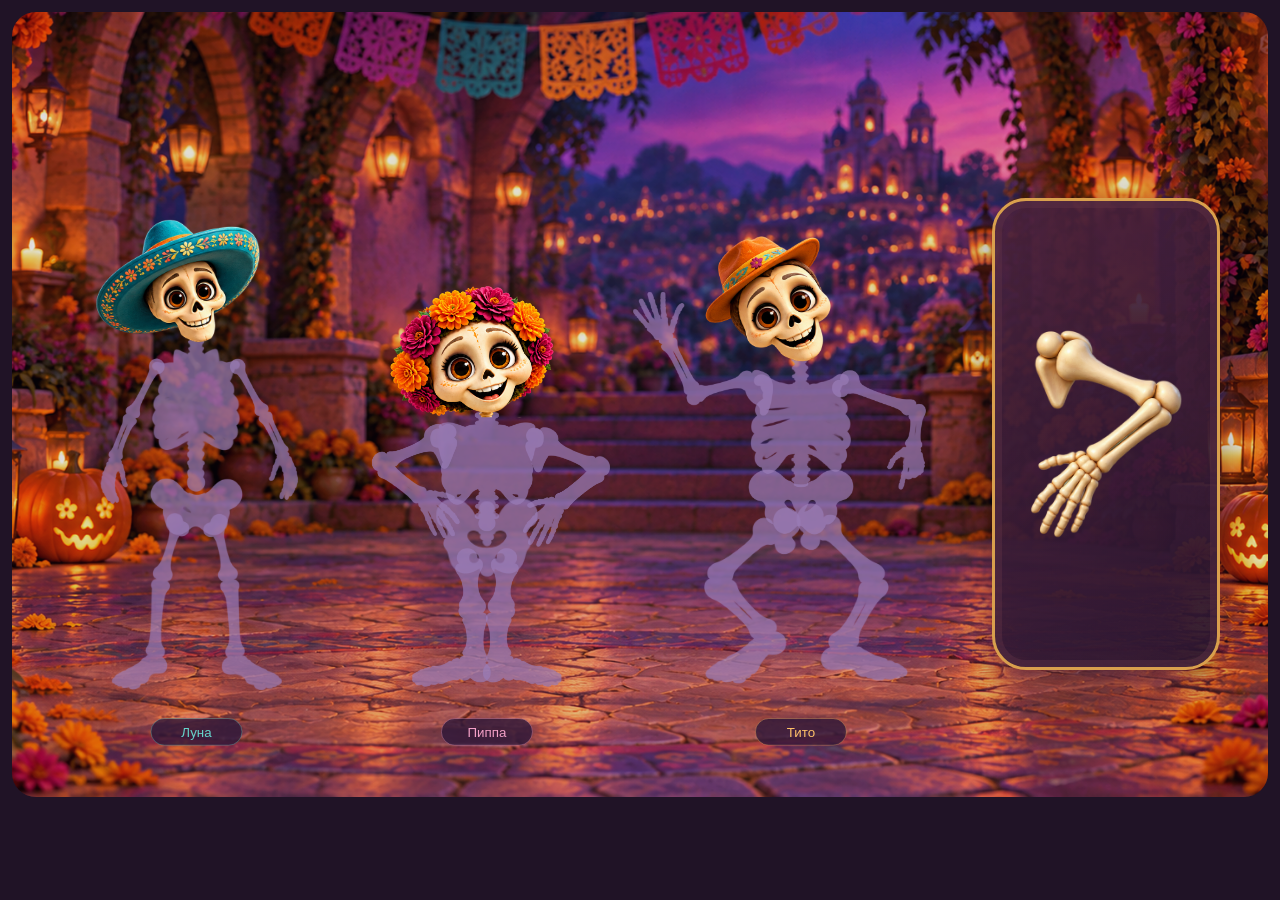
<file: index.html>
<!doctype html>
<html lang="ru"><head><meta charset="utf-8"><meta name="viewport" content="width=device-width,initial-scale=1"><meta name="theme-color" content="#2b1835"><title>Скелеты</title><style>
:root{font-family:ui-rounded,system-ui,sans-serif;color:#fff0d6;background:#201326;color-scheme:dark}*{box-sizing:border-box}body{margin:0;min-height:100vh}main{max-width:1660px;padding:12px;margin:auto}.game-shell{position:relative;border-radius:24px;overflow:hidden;background:#27162f}.stage{width:100%;aspect-ratio:1.6}#board{display:block;width:100%;height:100%}.tray{position:absolute;right:3.8%;top:23.7%;width:18.2%;height:60.1%;border-radius:34px;background:linear-gradient(140deg,#48213dea,#28152feb);border:3px solid #d9a04d;box-shadow:inset 0 0 0 7px #60344666,0 15px 35px #170d2a55;padding:24px 18px;display:flex;align-items:center;flex-direction:column;text-align:center}button{font:inherit;font-weight:650;color:#f9e6c5;background:#4b2c47;border:1px solid #b17d61;border-radius:13px;min-height:44px;cursor:pointer}button:focus-visible,[role=button]:focus-visible{outline:3px solid #ffcf79;outline-offset:4px}.tray #piece{padding:8px;min-height:0;flex:1;width:100%;background:transparent;border:1px solid transparent;border-radius:24px;touch-action:none;user-select:none;overflow:hidden}.tray #piece:hover:not(:disabled){background:#ffffff08;border-color:#d5a95b55}.tray #piece.selected{box-shadow:0 0 0 2px #edb861;background:#ffffff0a}.tray #piece.dragging svg{opacity:.2}#piece-art{width:100%;height:100%;display:block;pointer-events:none}.primary{color:#352039;background:linear-gradient(#ffdc94,#dfa053);border:1px solid #ffe8a5;width:100%;margin-top:12px;padding:12px;font-size:clamp(12px,1vw,16px)}#load-status{font-size:13px;color:#efd0ba}[hidden]{display:none!important}.sr-only{position:absolute;width:1px;height:1px;padding:0;margin:-1px;overflow:hidden;clip:rect(0,0,0,0);white-space:nowrap;border:0}.sprite{pointer-events:none}#board .target{cursor:pointer}#board .target:focus-visible .slot-shadow{filter:drop-shadow(0 0 6px #ffcc7e)}.installed,.head,.name-tag,.ground-shadow{pointer-events:none}.just-placed{animation:pop .25s ease-out}.dancing .actor{transform-origin:170px 620px;animation:bounce .7s ease-in-out infinite alternate}.dancing .arm-left,.dancing .leg-right{animation:swing .7s ease-in-out infinite alternate}.dancing .arm-right,.dancing .leg-left{animation:swing .7s ease-in-out infinite alternate-reverse}.dancing .character:nth-of-type(2) .actor{animation-delay:-.23s}.dancing .character:nth-of-type(3) .actor{animation-delay:-.46s}#ghost{position:fixed;pointer-events:none;z-index:50;filter:drop-shadow(0 8px 7px #180d2355)}#ghost-art{width:100%;height:100%;display:block}@keyframes pop{from{opacity:.35}to{opacity:1}}@keyframes swing{from{transform:rotate(-5deg)}to{transform:rotate(5deg)}}@keyframes bounce{from{transform:translateY(0) rotate(-1.4deg)}to{transform:translateY(-7px) rotate(1.4deg)}}@media(prefers-reduced-motion:reduce){*{animation:none!important;transition:none!important}}@media(max-width:1100px) and (min-width:761px){main{padding:8px}.tray{padding:14px 10px;border-radius:23px}}@media(max-width:760px){main{padding:6px}.game-shell{display:flex;flex-direction:column;border-radius:18px}.stage{aspect-ratio:1240/745}.tray{position:relative;inset:auto;width:auto;height:200px;min-height:200px;border-width:1px;border-radius:18px;margin:8px 12px 12px;padding:12px;flex-direction:row;gap:12px}.tray #piece{height:174px;max-width:180px;margin:auto}.tray .primary{width:auto;max-width:160px;font-size:14px;margin:0}}

</style></head>
<body><main><section class="game-shell" aria-label="Скелеты">
<div class="stage"><svg id="board" xmlns="http://www.w3.org/2000/svg" viewBox="0 0 1600 1000" aria-label="Три скелета: Луна, Пиппа и Тито"></svg></div>
<aside class="tray"><button id="piece" disabled aria-label="Выбрать деталь"><svg id="piece-art" xmlns="http://www.w3.org/2000/svg" viewBox="0 0 240 330" aria-hidden="true"></svg></button><p id="load-status" role="status">Загрузка…</p><button class="primary" id="start" hidden>Собрать ещё раз</button></aside>
<p id="message" class="sr-only" role="status" aria-live="polite"></p><span id="progress" class="sr-only"></span>
</section></main>
<div id="ghost" hidden><svg xmlns="http://www.w3.org/2000/svg" id="ghost-art" aria-hidden="true"></svg></div>
<script>
window.SKELETON_GAME_DATA = {
  "version": 2,
  "scene": [
    1600,
    1000
  ],
  "board": [
    1250,
    900
  ],
  "characterCanvas": [
    360,
    680
  ],
  "characters": [
    {
      "id": "luna",
      "name": "Луна",
      "origin": [
        65,
        248
      ],
      "accent": "#65d4cc",
      "headId": "luna-head"
    },
    {
      "id": "pippa",
      "name": "Пиппа",
      "origin": [
        435,
        248
      ],
      "accent": "#f3a0c7",
      "headId": "pippa-head"
    },
    {
      "id": "tito",
      "name": "Тито",
      "origin": [
        835,
        248
      ],
      "accent": "#ffc168",
      "headId": "tito-head"
    }
  ],
  "parts": [
    {
      "id": "luna-chest",
      "characterId": "luna",
      "type": "chest",
      "label": "Грудная клетка",
      "texture": "assets/atlases/luna.png",
      "textureKey": "luna",
      "textureSize": [
        1672,
        941
      ],
      "sourceRect": [
        556,
        37,
        213,
        378
      ],
      "bounds": [
        112.22,
        161.93,
        113.955,
        202.23
      ],
      "pivot": [
        170,
        163
      ],
      "sourceAnchor": [
        664,
        39
      ],
      "scale": 0.535,
      "hitMask": [
        "000000000111111000000000",
        "000000000111111000000000",
        "000000000111111000000000",
        "000000111111111111100000",
        "000001111111111111100000",
        "000001111111111111100010",
        "111111111111111111111111",
        "111111111111111111111111",
        "111111111111111111111110",
        "001111111111111111111100",
        "001111111111111111111100",
        "001111111111111111111110",
        "011111111111111111111110",
        "011111111111111111111110",
        "111111111111111111111111",
        "111111111111111111111111",
        "111111111111111111111111",
        "111111111111111111111111",
        "111111111111111111111111",
        "111111111111111111111111",
        "111111111111111111111111",
        "111111111111111111111111",
        "111111111111111111111111",
        "111111111111111111111111",
        "001111111111111111111110",
        "001111111111111111111100",
        "001111000111111000111100",
        "000000000111111000000000",
        "000000000111111000000000",
        "000000000111111000000000",
        "000000000111111000000000",
        "000000000111111000000000",
        "000000000111111000000000",
        "000000000111111000000000",
        "000000000111111000000000",
        "000000000011110000000000"
      ]
    },
    {
      "id": "luna-pelvis",
      "characterId": "luna",
      "type": "pelvis",
      "label": "Таз",
      "texture": "assets/atlases/luna.png",
      "textureKey": "luna",
      "textureSize": [
        1672,
        941
      ],
      "sourceRect": [
        939,
        174,
        252,
        157
      ],
      "bounds": [
        110.78,
        345.57,
        118.44,
        73.79
      ],
      "pivot": [
        170,
        378
      ],
      "sourceAnchor": [
        1065,
        243
      ],
      "scale": 0.47,
      "hitMask": [
        "001111000000000000111100",
        "001111100000000001111100",
        "011111110000000001111110",
        "011111110000000011111110",
        "111111110000000011111111",
        "111111111000000111111111",
        "111111111000000111111111",
        "111111111000000111111111",
        "111111111100001111111111",
        "111111111111011111111111",
        "111111111111111111111111",
        "111111111111111111111111",
        "111111111111111111111111",
        "111111111111111111111111",
        "111111111111111111111111",
        "111111111111111111111111",
        "011111111111111111111110",
        "011111111111111111111110",
        "001111111111111111111100",
        "001111111111111111111100",
        "000111111111111111111000",
        "000111111111111111111000",
        "000111111111111111111000",
        "000111111111111111111000",
        "000111111111111111111000",
        "000111111111111111111000",
        "000111111111111111111000",
        "000111111111111111110000",
        "000111111111111111110000",
        "000011111111111111110000",
        "000011111111111111110000",
        "000011111110111111110000",
        "000011111110011111110000",
        "000011111100011111100000",
        "000001111100001111100000",
        "000000111000000111000000"
      ]
    },
    {
      "id": "luna-arm-left",
      "characterId": "luna",
      "type": "arm-left",
      "label": "Рука слева",
      "texture": "assets/atlases/luna.png",
      "textureKey": "luna",
      "textureSize": [
        1672,
        941
      ],
      "sourceRect": [
        132,
        454,
        203,
        456
      ],
      "bounds": [
        47.07,
        192.52,
        83.23,
        186.96
      ],
      "pivot": [
        118,
        204
      ],
      "sourceAnchor": [
        305,
        482
      ],
      "scale": 0.41,
      "hitMask": [
        "000000000000000000111111",
        "000000000000000001111111",
        "000000000000000001111111",
        "000000000000000001111111",
        "000000000000000011111100",
        "000000000000000011110000",
        "000000000000000111110000",
        "000000000000001111100000",
        "000000000000011111000000",
        "000000000000011110000000",
        "000000000000111110000000",
        "000000000011111100000000",
        "000000000111111000000000",
        "000000001111111000000000",
        "000000001111111000000000",
        "000000001111110000000000",
        "000000011111110000000000",
        "000000111111000000000000",
        "000000111111000000000000",
        "000001111110000000000000",
        "000001111100000000000000",
        "000011111100000000000000",
        "000111111000000000000000",
        "000111111000000000000000",
        "000111111000000000000000",
        "001111111000000000000000",
        "011111111000000000000000",
        "011111111100000000000000",
        "111111111100000000000000",
        "111111111100000000000000",
        "111111011110000000000000",
        "111111001110000000000000",
        "111111000000000000000000",
        "011111100000000000000000",
        "001111100000000000000000",
        "001111100000000000000000"
      ]
    },
    {
      "id": "luna-arm-right",
      "characterId": "luna",
      "type": "arm-right",
      "label": "Рука справа",
      "texture": "assets/atlases/luna.png",
      "textureKey": "luna",
      "textureSize": [
        1672,
        941
      ],
      "sourceRect": [
        554,
        457,
        215,
        442
      ],
      "bounds": [
        211.93,
        192.93,
        88.15,
        181.22
      ],
      "pivot": [
        223,
        204
      ],
      "sourceAnchor": [
        581,
        484
      ],
      "scale": 0.41,
      "hitMask": [
        "111111000000000000000000",
        "111111000000000000000000",
        "111111000000000000000000",
        "111111000000000000000000",
        "001111100000000000000000",
        "000111110000000000000000",
        "000011110000000000000000",
        "000001111000000000000000",
        "000000111100000000000000",
        "000000111110000000000000",
        "000000011111000000000000",
        "000000001111110000000000",
        "000000001111110000000000",
        "000000001111111000000000",
        "000000001111111100000000",
        "000000000011111100000000",
        "000000000011111100000000",
        "000000000001111110000000",
        "000000000000111111000000",
        "000000000000011111000000",
        "000000000000001111100000",
        "000000000000001111110000",
        "000000000000000111111000",
        "000000000000000111111000",
        "000000000000000111111100",
        "000000000000000111111100",
        "000000000000000111111110",
        "000000000000001111111111",
        "000000000000001110111111",
        "000000000000001110111111",
        "000000000000011100111111",
        "000000000000001000111111",
        "000000000000000000111111",
        "000000000000000001111110",
        "000000000000000001111110",
        "000000000000000001111100"
      ]
    },
    {
      "id": "luna-leg-left",
      "characterId": "luna",
      "type": "leg-left",
      "label": "Нога слева",
      "texture": "assets/atlases/luna.png",
      "textureKey": "luna",
      "textureSize": [
        1672,
        941
      ],
      "sourceRect": [
        889,
        448,
        205,
        462
      ],
      "bounds": [
        61.21,
        389.3,
        100.45,
        226.38
      ],
      "pivot": [
        145,
        404
      ],
      "sourceAnchor": [
        1060,
        478
      ],
      "scale": 0.49,
      "hitMask": [
        "000000000000000001111100",
        "000000000000000011111110",
        "000000000000000011111111",
        "000000000000000001111111",
        "000000000000000001111111",
        "000000000000000001111000",
        "000000000000000011110000",
        "000000000000000011110000",
        "000000000000000111100000",
        "000000000000001111100000",
        "000000000000011111100000",
        "000000000000111111100000",
        "000000000000111111100000",
        "000000000000111111100000",
        "000000000000111111000000",
        "000000000000111111000000",
        "000000000000111111000000",
        "000000000000111110000000",
        "000000000000111110000000",
        "000000000000111100000000",
        "000000000000111100000000",
        "000000000000111100000000",
        "000000000000111100000000",
        "000000000001111100000000",
        "000000000001111100000000",
        "000000000001111100000000",
        "000000000001111100000000",
        "000000000011111110000000",
        "000000000011111110000000",
        "000000000111111110000000",
        "000000011111111111000000",
        "000011111111111111000000",
        "011111111111111110000000",
        "111111111111100000000000",
        "111111111111000000000000",
        "011111111000000000000000"
      ]
    },
    {
      "id": "luna-leg-right",
      "characterId": "luna",
      "type": "leg-right",
      "label": "Нога справа",
      "texture": "assets/atlases/luna.png",
      "textureKey": "luna",
      "textureSize": [
        1672,
        941
      ],
      "sourceRect": [
        1400,
        447,
        208,
        462
      ],
      "bounds": [
        177.85,
        390.28,
        101.92,
        226.38
      ],
      "pivot": [
        195,
        404
      ],
      "sourceAnchor": [
        1435,
        475
      ],
      "scale": 0.49,
      "hitMask": [
        "001111110000000000000000",
        "011111110000000000000000",
        "111111110000000000000000",
        "111111110000000000000000",
        "111111100000000000000000",
        "000111100000000000000000",
        "000011110000000000000000",
        "000011110000000000000000",
        "000011110000000000000000",
        "000001111000000000000000",
        "000001111100000000000000",
        "000011111110000000000000",
        "000011111110000000000000",
        "000011111110000000000000",
        "000001111110000000000000",
        "000001111110000000000000",
        "000000111110000000000000",
        "000000111110000000000000",
        "000000011110000000000000",
        "000000011110000000000000",
        "000000011110000000000000",
        "000000011110000000000000",
        "000000011111000000000000",
        "000000011111000000000000",
        "000000011111000000000000",
        "000000011111000000000000",
        "000000011111100000000000",
        "000000111111100000000000",
        "000000111111100000000000",
        "000000111111111000000000",
        "000001111111111110000000",
        "000001111111111111110000",
        "000001111111111111111110",
        "000000000001111111111111",
        "000000000000111111111111",
        "000000000000000111111110"
      ]
    },
    {
      "id": "tito-chest",
      "characterId": "tito",
      "type": "chest",
      "label": "Грудная клетка",
      "texture": "assets/atlases/tito.png",
      "textureKey": "tito",
      "textureSize": [
        1672,
        941
      ],
      "sourceRect": [
        510,
        35,
        294,
        393
      ],
      "bounds": [
        105.32,
        185.12,
        129.36,
        172.92
      ],
      "pivot": [
        170,
        186
      ],
      "sourceAnchor": [
        657,
        37
      ],
      "scale": 0.44,
      "hitMask": [
        "000000000011110000000000",
        "000000000111110000000000",
        "000000000111110000000000",
        "000000000111110000000000",
        "000000000111110000000000",
        "001100000011110000001110",
        "111110000111110000011111",
        "111111110011110011111111",
        "111111111111111111111111",
        "001111111111111111111100",
        "001111111111111111111100",
        "001111111111111111111100",
        "001111111111111111111110",
        "011111111111111111111110",
        "011111111111111111111111",
        "011111111111111111111111",
        "011111111111111111111111",
        "111111111111111111111111",
        "111111111111111111111111",
        "111111111111111111111111",
        "111111111111111111111111",
        "111111111111111111111111",
        "111111111111111111111111",
        "111111111111111111111111",
        "111111111111111111111111",
        "111111111111111111111111",
        "111111111111111111111110",
        "011111111111111111111110",
        "011111111111111111111110",
        "011111110111110011111110",
        "011111110111111001111100",
        "001111100111111000111100",
        "000111000011110000000000",
        "000000000111111000000000",
        "000000000111111000000000",
        "000000000011110000000000"
      ]
    },
    {
      "id": "tito-pelvis",
      "characterId": "tito",
      "type": "pelvis",
      "label": "Таз",
      "texture": "assets/atlases/tito.png",
      "textureKey": "tito",
      "textureSize": [
        1672,
        941
      ],
      "sourceRect": [
        923,
        163,
        338,
        210
      ],
      "bounds": [
        102.4,
        334.2,
        135.2,
        84.0
      ],
      "pivot": [
        170,
        377
      ],
      "sourceAnchor": [
        1092,
        270
      ],
      "scale": 0.4,
      "hitMask": [
        "001111100000000000111100",
        "001111100000000001111110",
        "011111110000000011111110",
        "011111110000000011111111",
        "111111111000000111111111",
        "111111111100001111111111",
        "111111111100011111111111",
        "111111111110011111111111",
        "111111111111111111111111",
        "111111111111111111111111",
        "111111111111111111111111",
        "111111111111111111111111",
        "111111111111111111111111",
        "111111111111111111111111",
        "111111111111111111111111",
        "111111111111111111111110",
        "011111111111111111111110",
        "001111111111111111111100",
        "000111111111110111111000",
        "000111111011111111111000",
        "000111111111111111111000",
        "000111111111111111111000",
        "000111111111111111111000",
        "000111111111111111111000",
        "000111111111111111111000",
        "000111111111111111111000",
        "000111111111111111110000",
        "000011111111111111110000",
        "000011111111111111110000",
        "000011111111111111110000",
        "000001111111111111100000",
        "000001111111111111000000",
        "000000111110111111000000",
        "000000111110111111000000",
        "000000111100011110000000",
        "000000011100001110000000"
      ]
    },
    {
      "id": "tito-arm-left",
      "characterId": "tito",
      "type": "arm-left",
      "label": "Рука слева",
      "texture": "assets/atlases/tito.png",
      "textureKey": "tito",
      "textureSize": [
        1672,
        941
      ],
      "sourceRect": [
        31,
        468,
        449,
        398
      ],
      "bounds": [
        -44.6,
        107.8,
        179.6,
        159.2
      ],
      "pivot": [
        109,
        227
      ],
      "sourceAnchor": [
        415,
        766
      ],
      "scale": 0.4,
      "hitMask": [
        "001111000000000000000000",
        "001111000000000000000000",
        "011111000000000000000000",
        "011111011000000000000000",
        "011111011000000000000000",
        "111111011000000000000000",
        "111111111000000000000000",
        "111111110000000000000000",
        "011111110000000000000000",
        "011111110000000000000000",
        "001111110000000000000000",
        "001111110000000000000000",
        "001111110000000000000000",
        "000111110000000000000000",
        "000011110000000000000000",
        "000011110000000000000000",
        "000011110000000000000000",
        "000001111000000000000000",
        "000001111000000000000000",
        "000000111000000000000000",
        "000000111100000000000000",
        "000000111100000000000000",
        "000000011100000000111100",
        "000000011110000000111111",
        "000000011110000001111111",
        "000000001110000111111111",
        "000000001111011111111111",
        "000000001111111111111111",
        "000000001111111111111111",
        "000000001111111000011111",
        "000000000111110000011111",
        "000000000111100000011111",
        "000000000111000000001111",
        "000000000000000000000111",
        "000000000000000000000111",
        "000000000000000000000111"
      ]
    },
    {
      "id": "tito-arm-right",
      "characterId": "tito",
      "type": "arm-right",
      "label": "Рука справа",
      "texture": "assets/atlases/tito.png",
      "textureKey": "tito",
      "textureSize": [
        1672,
        941
      ],
      "sourceRect": [
        493,
        501,
        319,
        404
      ],
      "bounds": [
        208.82,
        207.62,
        121.22,
        153.52
      ],
      "pivot": [
        232,
        227
      ],
      "sourceAnchor": [
        554,
        552
      ],
      "scale": 0.38,
      "hitMask": [
        "001111100000000000000000",
        "001111100000000000000000",
        "001111110000000000000000",
        "111111110000000000000000",
        "111111111000000000000000",
        "111111111110000000000000",
        "111111111111100000000000",
        "111111111111111100000000",
        "011100011111111111111000",
        "000000000011111111111100",
        "000000000000111111111111",
        "000000000000000111111111",
        "000000000000000001111111",
        "000000000000000001111111",
        "000000000000000000011111",
        "000000000000000000011111",
        "000000000000000000011110",
        "000000000000000000011110",
        "000000000000000000011110",
        "000000000000000000011110",
        "000000000000000000111110",
        "000000000000000000111110",
        "000000000000000000111110",
        "000000000000000001111110",
        "000000000000000011111111",
        "000000000000000111111111",
        "000000000000001111111111",
        "000000000000001110111111",
        "000000000000001100111111",
        "000000000000001101111111",
        "000000000000000001111111",
        "000000000000000001111110",
        "000000000000000001111100",
        "000000000000000001100000",
        "000000000000000011100000",
        "000000000000000011100000"
      ]
    },
    {
      "id": "tito-leg-left",
      "characterId": "tito",
      "type": "leg-left",
      "label": "Нога слева",
      "texture": "assets/atlases/tito.png",
      "textureKey": "tito",
      "textureSize": [
        1672,
        941
      ],
      "sourceRect": [
        945,
        474,
        235,
        426
      ],
      "bounds": [
        46.01,
        382.33,
        124.55,
        225.78
      ],
      "pivot": [
        143,
        403
      ],
      "sourceAnchor": [
        1128,
        513
      ],
      "scale": 0.53,
      "hitMask": [
        "000000000000000001111110",
        "000000000000000001111111",
        "000000000000111111111111",
        "000000000000111111111111",
        "000000000000111111111111",
        "000000000001111111111111",
        "000000000011111111111110",
        "000000000111111111111110",
        "000000011111111001111110",
        "000000111111110000111100",
        "000111111111000000000000",
        "011111111110000000000000",
        "011111111000000000000000",
        "111111110000000000000000",
        "111111110000000000000000",
        "111111111000000000000000",
        "111111111000000000000000",
        "111111111100000000000000",
        "111111111110000000000000",
        "001111111111000000000000",
        "000011111111100000000000",
        "000000111111111000000000",
        "000000011111111110000000",
        "000000000111111111000000",
        "000000000011111111000000",
        "000000000001111111110000",
        "000000000001111111111000",
        "000000000011111111111000",
        "000000001111111111111000",
        "000000111111111111110000",
        "000011111111111111000000",
        "001111111111111000000000",
        "011111111111110000000000",
        "111111111111110000000000",
        "111111111111000000000000",
        "001111111110000000000000"
      ]
    },
    {
      "id": "tito-leg-right",
      "characterId": "tito",
      "type": "leg-right",
      "label": "Нога справа",
      "texture": "assets/atlases/tito.png",
      "textureKey": "tito",
      "textureSize": [
        1672,
        941
      ],
      "sourceRect": [
        1341,
        474,
        270,
        429
      ],
      "bounds": [
        163.73,
        377.03,
        143.1,
        227.37
      ],
      "pivot": [
        195,
        403
      ],
      "sourceAnchor": [
        1400,
        523
      ],
      "scale": 0.53,
      "hitMask": [
        "011111000000000000000000",
        "111111000000000000000000",
        "111111111000000000000000",
        "111111111100000000000000",
        "111111111100000000000000",
        "111111111100000000000000",
        "011111111110000000000000",
        "111111111111000000000000",
        "111111011111100000000000",
        "011110001111110000000000",
        "000000000111111100000000",
        "000000000011111110000000",
        "000000000001111111100000",
        "000000000000111111100000",
        "000000000000011111110000",
        "000000000000011111110000",
        "000000000000011111110000",
        "000000000000011111110000",
        "000000000000011111110000",
        "000000000000111111100000",
        "000000000000111111000000",
        "000000000001111110000000",
        "000000000001111110000000",
        "000000000011111100000000",
        "000000000111111000000000",
        "000000001111111000000000",
        "000000011111110000000000",
        "000000111111110000000000",
        "000000111111110000000000",
        "000001111111111100000000",
        "000001111111111111000000",
        "000001111111111111111000",
        "000001111111111111111110",
        "000001111111111111111111",
        "000000000000111111111111",
        "000000000000011111111111"
      ]
    },
    {
      "id": "pippa-chest",
      "characterId": "pippa",
      "type": "chest",
      "label": "Грудная клетка",
      "texture": "assets/atlases/pippa-body.png",
      "textureKey": "pippa-body",
      "textureSize": [
        1536,
        1024
      ],
      "sourceRect": [
        42,
        5,
        429,
        488
      ],
      "bounds": [
        97.24,
        248.16,
        145.86,
        165.92
      ],
      "pivot": [
        170,
        257
      ],
      "sourceAnchor": [
        256,
        31
      ],
      "scale": 0.34,
      "hitMask": [
        "000000000011110000000000",
        "000000000011110000000000",
        "000000000011110000000000",
        "000000000111111000000000",
        "000000000111111000000000",
        "001111000111111000111100",
        "011111111111111111111110",
        "111111111111111111111111",
        "111111111111111111111111",
        "111111111111111111111111",
        "111111111111111111111111",
        "111111111111111111111111",
        "111111111111111111111111",
        "011111111111111111111110",
        "001111111111111111111100",
        "001111111111111111111100",
        "001111111111111111111100",
        "001111111111111111111100",
        "001111111111111111111100",
        "001111111111111111111100",
        "001111111111111111111100",
        "001111111111111111111100",
        "001111111111111111111100",
        "001111111111111111111100",
        "000111111111111111111000",
        "000111111111111111111000",
        "000111111111111111111000",
        "000111110111111011110000",
        "000011100111111001110000",
        "000000000111111000000000",
        "000000000111111000000000",
        "000000000111111000000000",
        "000000000111111000000000",
        "000000000011110000000000",
        "000000000011110000000000",
        "000000000011110000000000"
      ]
    },
    {
      "id": "pippa-pelvis",
      "characterId": "pippa",
      "type": "pelvis",
      "label": "Таз",
      "texture": "assets/atlases/pippa-body.png",
      "textureKey": "pippa-body",
      "textureSize": [
        1536,
        1024
      ],
      "sourceRect": [
        558,
        114,
        434,
        335
      ],
      "bounds": [
        104.9,
        371.2,
        130.2,
        100.5
      ],
      "pivot": [
        170,
        430
      ],
      "sourceAnchor": [
        775,
        310
      ],
      "scale": 0.3,
      "hitMask": [
        "001111000000000000111100",
        "011111100011100001111110",
        "111111110011110011111111",
        "111111111011110111111111",
        "111111111011110111111111",
        "111111111011110111111111",
        "111111111111111111111111",
        "111111111111111111111111",
        "111111111111111111111111",
        "111111111111111111111111",
        "111111111111111111111111",
        "111111111111111111111111",
        "111111111111111111111111",
        "011111111111111111111110",
        "001111111111111111111100",
        "001111111111111111111100",
        "001111110011110011111100",
        "001111110011110011111100",
        "011111110011110011111110",
        "011111111011110111111110",
        "011111111011110111111110",
        "011111111101101111111110",
        "011111111111111111111110",
        "001111111111111111111100",
        "001111111111111111111100",
        "001111111111111111111100",
        "001111111111111111111100",
        "000111110011110011111000",
        "000111111111111111111000",
        "000111111111111111111000",
        "000111111111111111111000",
        "000111111111111111111000",
        "000011111111111111110000",
        "000011111111111111110000",
        "000001111011110111100000",
        "000000000011110000000000"
      ]
    },
    {
      "id": "pippa-arm-left",
      "characterId": "pippa",
      "type": "arm-left",
      "label": "Рука слева",
      "texture": "assets/atlases/pippa-body.png",
      "textureKey": "pippa-body",
      "textureSize": [
        1536,
        1024
      ],
      "sourceRect": [
        1130,
        21,
        354,
        459
      ],
      "bounds": [
        22.6,
        276.08,
        113.28,
        146.88
      ],
      "pivot": [
        109,
        294
      ],
      "sourceAnchor": [
        1400,
        77
      ],
      "scale": 0.32,
      "hitMask": [
        "000000000000000111111110",
        "000000000000001111111110",
        "000000000000001111111110",
        "000000000000001111111110",
        "000000000000011111111110",
        "000000000000111111111111",
        "000000000011111111111111",
        "000000001111111111111111",
        "001111111111111111111110",
        "111111111111111011111110",
        "111111111111000001111110",
        "111111111100000001111100",
        "111111110000000000111100",
        "111111110000000000111100",
        "111111110000000000011000",
        "011111111000000000000000",
        "011111111100000000000000",
        "001111111111000000000000",
        "000011111111100000000000",
        "000001111111111000000000",
        "000000111111111111000000",
        "000000011111111111111100",
        "000000000111111111111110",
        "000000000011111111111110",
        "000000000011111111110000",
        "000000000000111111111000",
        "000000000000111111111100",
        "000000000000011111111110",
        "000000000000011111111111",
        "000000000000001111111111",
        "000000000000001111111111",
        "000000000000001111111111",
        "000000000000000111111110",
        "000000000000000111111110",
        "000000000000000011111110",
        "000000000000000001011110"
      ]
    },
    {
      "id": "pippa-arm-right",
      "characterId": "pippa",
      "type": "arm-right",
      "label": "Рука справа",
      "texture": "assets/atlases/pippa-body.png",
      "textureKey": "pippa-body",
      "textureSize": [
        1536,
        1024
      ],
      "sourceRect": [
        58,
        523,
        350,
        480
      ],
      "bounds": [
        215.36,
        280.24,
        112.0,
        153.6
      ],
      "pivot": [
        232,
        294
      ],
      "sourceAnchor": [
        110,
        566
      ],
      "scale": 0.32,
      "hitMask": [
        "011111111000000000000000",
        "011111111100000000000000",
        "111111111100000000000000",
        "111111111100000000000000",
        "111111111110000000000000",
        "111111111111000000000000",
        "111111111111110000000000",
        "111111111111111100000000",
        "011111111111111111111110",
        "011111100011111111111111",
        "001111100000111111111111",
        "001111000000001111111111",
        "001111000000000011111111",
        "000111000000000011111111",
        "000000000000000111111111",
        "000000000000001111111110",
        "000000000000011111111110",
        "000000000000111111111000",
        "000000000001111111100000",
        "000000000111111111000000",
        "000000011111111110000000",
        "000111111111111100000000",
        "011111111111111000000000",
        "011111111111110000000000",
        "011011111111100000000000",
        "000111111111000000000000",
        "001111111110000000000000",
        "011111111110000000000000",
        "011111111110000000000000",
        "111111111100000000000000",
        "111111111100000000000000",
        "111111111100000000000000",
        "011111111000000000000000",
        "011111111000000000000000",
        "011111110000000000000000",
        "011111110000000000000000"
      ]
    },
    {
      "id": "pippa-leg-left",
      "characterId": "pippa",
      "type": "leg-left",
      "label": "Нога слева",
      "texture": "assets/atlases/pippa-body.png",
      "textureKey": "pippa-body",
      "textureSize": [
        1536,
        1024
      ],
      "sourceRect": [
        593,
        497,
        282,
        494
      ],
      "bounds": [
        74.08,
        434.32,
        101.52,
        177.84
      ],
      "pivot": [
        145,
        448
      ],
      "sourceAnchor": [
        790,
        535
      ],
      "scale": 0.36,
      "hitMask": [
        "000000000000001111110000",
        "000000000000011111110000",
        "000000000000011111111000",
        "000000000000011111111100",
        "000000000000011111111100",
        "000000000000011111111100",
        "000000000000011111111000",
        "000000000000011111111000",
        "000000000000001111111000",
        "000000000000000111110000",
        "000000000000000111111000",
        "000000000000000111111000",
        "000000000000000111111100",
        "000000000000001111111110",
        "000000000000001111111110",
        "000000000000001111111110",
        "000000000000001111111110",
        "000000000000001111111110",
        "000000000000000111111110",
        "000000000000000111111110",
        "000000000000000111111110",
        "000000000000000011111110",
        "000000000000000011111100",
        "000000000000000011111100",
        "000000000000000011111100",
        "000000000000000111111100",
        "000000000000000111111110",
        "000000000000000111111110",
        "000000000000111111111110",
        "000000000111111111111110",
        "000011111111111111111111",
        "011111111111111111111111",
        "111111111111111111111111",
        "111111111111111111111111",
        "111111111111111111111110",
        "011111111100000000000000"
      ]
    },
    {
      "id": "pippa-leg-right",
      "characterId": "pippa",
      "type": "leg-right",
      "label": "Нога справа",
      "texture": "assets/atlases/pippa-body.png",
      "textureKey": "pippa-body",
      "textureSize": [
        1536,
        1024
      ],
      "sourceRect": [
        1158,
        497,
        283,
        494
      ],
      "bounds": [
        164.04,
        434.32,
        101.88,
        177.84
      ],
      "pivot": [
        195,
        448
      ],
      "sourceAnchor": [
        1244,
        535
      ],
      "scale": 0.36,
      "hitMask": [
        "000001111100000000000000",
        "000011111110000000000000",
        "000111111110000000000000",
        "001111111110000000000000",
        "001111111110000000000000",
        "001111111110000000000000",
        "000111111110000000000000",
        "000111111110000000000000",
        "000111111100000000000000",
        "000111111000000000000000",
        "000111111000000000000000",
        "000111111000000000000000",
        "001111111000000000000000",
        "011111111100000000000000",
        "011111111100000000000000",
        "011111111100000000000000",
        "011111111100000000000000",
        "011111111100000000000000",
        "011111111000000000000000",
        "011111111000000000000000",
        "011111111000000000000000",
        "011111110000000000000000",
        "001111110000000000000000",
        "001111110000000000000000",
        "001111110000000000000000",
        "001111111000000000000000",
        "011111111000000000000000",
        "011111111000000000000000",
        "011111111111000000000000",
        "011111111111111000000000",
        "111111111111111111110000",
        "111111111111111111111110",
        "111111111111111111111111",
        "111111111111111111111111",
        "011111111111111111111111",
        "000000000000001111111110"
      ]
    }
  ],
  "art": {
    "luna-head": {
      "id": "luna-head",
      "characterId": "luna",
      "type": "head",
      "label": "Голова",
      "texture": "assets/atlases/luna.png",
      "textureKey": "luna",
      "textureSize": [
        1672,
        941
      ],
      "sourceRect": [
        35,
        46,
        447,
        336
      ],
      "bounds": [
        41.22,
        15.72,
        210.09,
        157.92
      ],
      "pivot": [
        170,
        168
      ],
      "sourceAnchor": [
        309,
        370
      ],
      "scale": 0.47,
      "hitMask": [
        "000000000111100000000000",
        "000000001111110000000000",
        "000000011111110011111110",
        "000000011111111111111110",
        "000000011111111111111111",
        "000000011111111111111111",
        "000000011111111111111111",
        "000000111111111111111111",
        "000000111111111111111111",
        "000000111111111111111111",
        "000000111111111111111111",
        "000001111111111111111111",
        "000011111111111111111111",
        "000111111111111111111111",
        "000111111111111111111111",
        "001111111111111111111111",
        "011111111111111111111111",
        "011111111111111111111110",
        "011111111111111111111110",
        "111111111111111111111110",
        "111111111111111111111100",
        "111111111111111111111100",
        "111111111111111111111100",
        "111111111111111111111000",
        "111111111111111111110000",
        "111111111111111111110000",
        "111111111111111111100000",
        "111111111111111111000000",
        "111111111111111111000000",
        "111111111111111111000000",
        "011111111111111111000000",
        "001111111111111111000000",
        "000111111110111111000000",
        "000011111000111111000000",
        "000000000000111111000000",
        "000000000000011110000000"
      ]
    },
    "luna-chest": {
      "id": "luna-chest",
      "characterId": "luna",
      "type": "chest",
      "label": "Грудная клетка",
      "texture": "assets/atlases/luna.png",
      "textureKey": "luna",
      "textureSize": [
        1672,
        941
      ],
      "sourceRect": [
        556,
        37,
        213,
        378
      ],
      "bounds": [
        112.22,
        161.93,
        113.955,
        202.23
      ],
      "pivot": [
        170,
        163
      ],
      "sourceAnchor": [
        664,
        39
      ],
      "scale": 0.535,
      "hitMask": [
        "000000000111111000000000",
        "000000000111111000000000",
        "000000000111111000000000",
        "000000111111111111100000",
        "000001111111111111100000",
        "000001111111111111100010",
        "111111111111111111111111",
        "111111111111111111111111",
        "111111111111111111111110",
        "001111111111111111111100",
        "001111111111111111111100",
        "001111111111111111111110",
        "011111111111111111111110",
        "011111111111111111111110",
        "111111111111111111111111",
        "111111111111111111111111",
        "111111111111111111111111",
        "111111111111111111111111",
        "111111111111111111111111",
        "111111111111111111111111",
        "111111111111111111111111",
        "111111111111111111111111",
        "111111111111111111111111",
        "111111111111111111111111",
        "001111111111111111111110",
        "001111111111111111111100",
        "001111000111111000111100",
        "000000000111111000000000",
        "000000000111111000000000",
        "000000000111111000000000",
        "000000000111111000000000",
        "000000000111111000000000",
        "000000000111111000000000",
        "000000000111111000000000",
        "000000000111111000000000",
        "000000000011110000000000"
      ]
    },
    "luna-pelvis": {
      "id": "luna-pelvis",
      "characterId": "luna",
      "type": "pelvis",
      "label": "Таз",
      "texture": "assets/atlases/luna.png",
      "textureKey": "luna",
      "textureSize": [
        1672,
        941
      ],
      "sourceRect": [
        939,
        174,
        252,
        157
      ],
      "bounds": [
        110.78,
        345.57,
        118.44,
        73.79
      ],
      "pivot": [
        170,
        378
      ],
      "sourceAnchor": [
        1065,
        243
      ],
      "scale": 0.47,
      "hitMask": [
        "001111000000000000111100",
        "001111100000000001111100",
        "011111110000000001111110",
        "011111110000000011111110",
        "111111110000000011111111",
        "111111111000000111111111",
        "111111111000000111111111",
        "111111111000000111111111",
        "111111111100001111111111",
        "111111111111011111111111",
        "111111111111111111111111",
        "111111111111111111111111",
        "111111111111111111111111",
        "111111111111111111111111",
        "111111111111111111111111",
        "111111111111111111111111",
        "011111111111111111111110",
        "011111111111111111111110",
        "001111111111111111111100",
        "001111111111111111111100",
        "000111111111111111111000",
        "000111111111111111111000",
        "000111111111111111111000",
        "000111111111111111111000",
        "000111111111111111111000",
        "000111111111111111111000",
        "000111111111111111111000",
        "000111111111111111110000",
        "000111111111111111110000",
        "000011111111111111110000",
        "000011111111111111110000",
        "000011111110111111110000",
        "000011111110011111110000",
        "000011111100011111100000",
        "000001111100001111100000",
        "000000111000000111000000"
      ]
    },
    "luna-arm-left": {
      "id": "luna-arm-left",
      "characterId": "luna",
      "type": "arm-left",
      "label": "Рука слева",
      "texture": "assets/atlases/luna.png",
      "textureKey": "luna",
      "textureSize": [
        1672,
        941
      ],
      "sourceRect": [
        132,
        454,
        203,
        456
      ],
      "bounds": [
        47.07,
        192.52,
        83.23,
        186.96
      ],
      "pivot": [
        118,
        204
      ],
      "sourceAnchor": [
        305,
        482
      ],
      "scale": 0.41,
      "hitMask": [
        "000000000000000000111111",
        "000000000000000001111111",
        "000000000000000001111111",
        "000000000000000001111111",
        "000000000000000011111100",
        "000000000000000011110000",
        "000000000000000111110000",
        "000000000000001111100000",
        "000000000000011111000000",
        "000000000000011110000000",
        "000000000000111110000000",
        "000000000011111100000000",
        "000000000111111000000000",
        "000000001111111000000000",
        "000000001111111000000000",
        "000000001111110000000000",
        "000000011111110000000000",
        "000000111111000000000000",
        "000000111111000000000000",
        "000001111110000000000000",
        "000001111100000000000000",
        "000011111100000000000000",
        "000111111000000000000000",
        "000111111000000000000000",
        "000111111000000000000000",
        "001111111000000000000000",
        "011111111000000000000000",
        "011111111100000000000000",
        "111111111100000000000000",
        "111111111100000000000000",
        "111111011110000000000000",
        "111111001110000000000000",
        "111111000000000000000000",
        "011111100000000000000000",
        "001111100000000000000000",
        "001111100000000000000000"
      ]
    },
    "luna-arm-right": {
      "id": "luna-arm-right",
      "characterId": "luna",
      "type": "arm-right",
      "label": "Рука справа",
      "texture": "assets/atlases/luna.png",
      "textureKey": "luna",
      "textureSize": [
        1672,
        941
      ],
      "sourceRect": [
        554,
        457,
        215,
        442
      ],
      "bounds": [
        211.93,
        192.93,
        88.15,
        181.22
      ],
      "pivot": [
        223,
        204
      ],
      "sourceAnchor": [
        581,
        484
      ],
      "scale": 0.41,
      "hitMask": [
        "111111000000000000000000",
        "111111000000000000000000",
        "111111000000000000000000",
        "111111000000000000000000",
        "001111100000000000000000",
        "000111110000000000000000",
        "000011110000000000000000",
        "000001111000000000000000",
        "000000111100000000000000",
        "000000111110000000000000",
        "000000011111000000000000",
        "000000001111110000000000",
        "000000001111110000000000",
        "000000001111111000000000",
        "000000001111111100000000",
        "000000000011111100000000",
        "000000000011111100000000",
        "000000000001111110000000",
        "000000000000111111000000",
        "000000000000011111000000",
        "000000000000001111100000",
        "000000000000001111110000",
        "000000000000000111111000",
        "000000000000000111111000",
        "000000000000000111111100",
        "000000000000000111111100",
        "000000000000000111111110",
        "000000000000001111111111",
        "000000000000001110111111",
        "000000000000001110111111",
        "000000000000011100111111",
        "000000000000001000111111",
        "000000000000000000111111",
        "000000000000000001111110",
        "000000000000000001111110",
        "000000000000000001111100"
      ]
    },
    "luna-leg-left": {
      "id": "luna-leg-left",
      "characterId": "luna",
      "type": "leg-left",
      "label": "Нога слева",
      "texture": "assets/atlases/luna.png",
      "textureKey": "luna",
      "textureSize": [
        1672,
        941
      ],
      "sourceRect": [
        889,
        448,
        205,
        462
      ],
      "bounds": [
        61.21,
        389.3,
        100.45,
        226.38
      ],
      "pivot": [
        145,
        404
      ],
      "sourceAnchor": [
        1060,
        478
      ],
      "scale": 0.49,
      "hitMask": [
        "000000000000000001111100",
        "000000000000000011111110",
        "000000000000000011111111",
        "000000000000000001111111",
        "000000000000000001111111",
        "000000000000000001111000",
        "000000000000000011110000",
        "000000000000000011110000",
        "000000000000000111100000",
        "000000000000001111100000",
        "000000000000011111100000",
        "000000000000111111100000",
        "000000000000111111100000",
        "000000000000111111100000",
        "000000000000111111000000",
        "000000000000111111000000",
        "000000000000111111000000",
        "000000000000111110000000",
        "000000000000111110000000",
        "000000000000111100000000",
        "000000000000111100000000",
        "000000000000111100000000",
        "000000000000111100000000",
        "000000000001111100000000",
        "000000000001111100000000",
        "000000000001111100000000",
        "000000000001111100000000",
        "000000000011111110000000",
        "000000000011111110000000",
        "000000000111111110000000",
        "000000011111111111000000",
        "000011111111111111000000",
        "011111111111111110000000",
        "111111111111100000000000",
        "111111111111000000000000",
        "011111111000000000000000"
      ]
    },
    "luna-leg-right": {
      "id": "luna-leg-right",
      "characterId": "luna",
      "type": "leg-right",
      "label": "Нога справа",
      "texture": "assets/atlases/luna.png",
      "textureKey": "luna",
      "textureSize": [
        1672,
        941
      ],
      "sourceRect": [
        1400,
        447,
        208,
        462
      ],
      "bounds": [
        177.85,
        390.28,
        101.92,
        226.38
      ],
      "pivot": [
        195,
        404
      ],
      "sourceAnchor": [
        1435,
        475
      ],
      "scale": 0.49,
      "hitMask": [
        "001111110000000000000000",
        "011111110000000000000000",
        "111111110000000000000000",
        "111111110000000000000000",
        "111111100000000000000000",
        "000111100000000000000000",
        "000011110000000000000000",
        "000011110000000000000000",
        "000011110000000000000000",
        "000001111000000000000000",
        "000001111100000000000000",
        "000011111110000000000000",
        "000011111110000000000000",
        "000011111110000000000000",
        "000001111110000000000000",
        "000001111110000000000000",
        "000000111110000000000000",
        "000000111110000000000000",
        "000000011110000000000000",
        "000000011110000000000000",
        "000000011110000000000000",
        "000000011110000000000000",
        "000000011111000000000000",
        "000000011111000000000000",
        "000000011111000000000000",
        "000000011111000000000000",
        "000000011111100000000000",
        "000000111111100000000000",
        "000000111111100000000000",
        "000000111111111000000000",
        "000001111111111110000000",
        "000001111111111111110000",
        "000001111111111111111110",
        "000000000001111111111111",
        "000000000000111111111111",
        "000000000000000111111110"
      ]
    },
    "luna-maraca": {
      "id": "luna-maraca",
      "characterId": "luna",
      "type": "maraca",
      "label": "Маракас",
      "texture": "assets/atlases/luna.png",
      "textureKey": "luna",
      "textureSize": [
        1672,
        941
      ],
      "sourceRect": [
        1388,
        41,
        158,
        365
      ],
      "bounds": [
        268.78,
        308.88,
        28.44,
        65.7
      ],
      "pivot": [
        283,
        369
      ],
      "sourceAnchor": [
        1467,
        375
      ],
      "scale": 0.18,
      "hitMask": [
        "000000111111111110000000",
        "000011111111111111100000",
        "000111111111111111111000",
        "001111111111111111111100",
        "011111111111111111111110",
        "111111111111111111111110",
        "111111111111111111111111",
        "111111111111111111111111",
        "111111111111111111111111",
        "111111111111111111111111",
        "111111111111111111111111",
        "111111111111111111111111",
        "011111111111111111111111",
        "011111111111111111111110",
        "001111111111111111111110",
        "000111111111111111111100",
        "000011111111111111111000",
        "000000111111111111100000",
        "000000001111111111000000",
        "000000000001111111000000",
        "000000000001111111000000",
        "000000000000111111000000",
        "000000000000111111100000",
        "000000000000011111100000",
        "000000000000011111100000",
        "000000000000011111110000",
        "000000000000011111110000",
        "000000000000011111111000",
        "000000000000011111111000",
        "000000000000011111111100",
        "000000000000011111111110",
        "000000000000011111111110",
        "000000000000011111111110",
        "000000000000001111111110",
        "000000000000001111111100",
        "000000000000000011111100"
      ]
    },
    "tito-head": {
      "id": "tito-head",
      "characterId": "tito",
      "type": "head",
      "label": "Голова",
      "texture": "assets/atlases/tito.png",
      "textureKey": "tito",
      "textureSize": [
        1672,
        941
      ],
      "sourceRect": [
        45,
        41,
        383,
        383
      ],
      "bounds": [
        47.78,
        37.02,
        160.86,
        160.86
      ],
      "pivot": [
        170,
        192
      ],
      "sourceAnchor": [
        336,
        410
      ],
      "scale": 0.42,
      "hitMask": [
        "000000000111100000011100",
        "000000111111110001111100",
        "000001111111111011111100",
        "000011111111111111111100",
        "000011111111111111111100",
        "000111111111111111111100",
        "001111111111111111111100",
        "001111111111111111111000",
        "001111111111111111111000",
        "001111111111111111111000",
        "001111111111111111111000",
        "001111111111111111111100",
        "001111111111111111111100",
        "000111111111111111111100",
        "000111111111111111111110",
        "000111111111111111111110",
        "001111111111111111111110",
        "001111111111111111111111",
        "011111111111111111111111",
        "111111111111111111111111",
        "111111111111111111111111",
        "111111111111111111111111",
        "111111111111111111111111",
        "111111111111111111111111",
        "111111111111111111111110",
        "000001111111111111111100",
        "000001111111111111111110",
        "000000111111111111111110",
        "000000011111111111111110",
        "000000011111111111111110",
        "000000001111111111111110",
        "000000001111111111111110",
        "000000000000011111111110",
        "000000000000001111111100",
        "000000000000001111111100",
        "000000000000000011111000"
      ]
    },
    "tito-chest": {
      "id": "tito-chest",
      "characterId": "tito",
      "type": "chest",
      "label": "Грудная клетка",
      "texture": "assets/atlases/tito.png",
      "textureKey": "tito",
      "textureSize": [
        1672,
        941
      ],
      "sourceRect": [
        510,
        35,
        294,
        393
      ],
      "bounds": [
        105.32,
        185.12,
        129.36,
        172.92
      ],
      "pivot": [
        170,
        186
      ],
      "sourceAnchor": [
        657,
        37
      ],
      "scale": 0.44,
      "hitMask": [
        "000000000011110000000000",
        "000000000111110000000000",
        "000000000111110000000000",
        "000000000111110000000000",
        "000000000111110000000000",
        "001100000011110000001110",
        "111110000111110000011111",
        "111111110011110011111111",
        "111111111111111111111111",
        "001111111111111111111100",
        "001111111111111111111100",
        "001111111111111111111100",
        "001111111111111111111110",
        "011111111111111111111110",
        "011111111111111111111111",
        "011111111111111111111111",
        "011111111111111111111111",
        "111111111111111111111111",
        "111111111111111111111111",
        "111111111111111111111111",
        "111111111111111111111111",
        "111111111111111111111111",
        "111111111111111111111111",
        "111111111111111111111111",
        "111111111111111111111111",
        "111111111111111111111111",
        "111111111111111111111110",
        "011111111111111111111110",
        "011111111111111111111110",
        "011111110111110011111110",
        "011111110111111001111100",
        "001111100111111000111100",
        "000111000011110000000000",
        "000000000111111000000000",
        "000000000111111000000000",
        "000000000011110000000000"
      ]
    },
    "tito-pelvis": {
      "id": "tito-pelvis",
      "characterId": "tito",
      "type": "pelvis",
      "label": "Таз",
      "texture": "assets/atlases/tito.png",
      "textureKey": "tito",
      "textureSize": [
        1672,
        941
      ],
      "sourceRect": [
        923,
        163,
        338,
        210
      ],
      "bounds": [
        102.4,
        334.2,
        135.2,
        84.0
      ],
      "pivot": [
        170,
        377
      ],
      "sourceAnchor": [
        1092,
        270
      ],
      "scale": 0.4,
      "hitMask": [
        "001111100000000000111100",
        "001111100000000001111110",
        "011111110000000011111110",
        "011111110000000011111111",
        "111111111000000111111111",
        "111111111100001111111111",
        "111111111100011111111111",
        "111111111110011111111111",
        "111111111111111111111111",
        "111111111111111111111111",
        "111111111111111111111111",
        "111111111111111111111111",
        "111111111111111111111111",
        "111111111111111111111111",
        "111111111111111111111111",
        "111111111111111111111110",
        "011111111111111111111110",
        "001111111111111111111100",
        "000111111111110111111000",
        "000111111011111111111000",
        "000111111111111111111000",
        "000111111111111111111000",
        "000111111111111111111000",
        "000111111111111111111000",
        "000111111111111111111000",
        "000111111111111111111000",
        "000111111111111111110000",
        "000011111111111111110000",
        "000011111111111111110000",
        "000011111111111111110000",
        "000001111111111111100000",
        "000001111111111111000000",
        "000000111110111111000000",
        "000000111110111111000000",
        "000000111100011110000000",
        "000000011100001110000000"
      ]
    },
    "tito-arm-left": {
      "id": "tito-arm-left",
      "characterId": "tito",
      "type": "arm-left",
      "label": "Рука слева",
      "texture": "assets/atlases/tito.png",
      "textureKey": "tito",
      "textureSize": [
        1672,
        941
      ],
      "sourceRect": [
        31,
        468,
        449,
        398
      ],
      "bounds": [
        -44.6,
        107.8,
        179.6,
        159.2
      ],
      "pivot": [
        109,
        227
      ],
      "sourceAnchor": [
        415,
        766
      ],
      "scale": 0.4,
      "hitMask": [
        "001111000000000000000000",
        "001111000000000000000000",
        "011111000000000000000000",
        "011111011000000000000000",
        "011111011000000000000000",
        "111111011000000000000000",
        "111111111000000000000000",
        "111111110000000000000000",
        "011111110000000000000000",
        "011111110000000000000000",
        "001111110000000000000000",
        "001111110000000000000000",
        "001111110000000000000000",
        "000111110000000000000000",
        "000011110000000000000000",
        "000011110000000000000000",
        "000011110000000000000000",
        "000001111000000000000000",
        "000001111000000000000000",
        "000000111000000000000000",
        "000000111100000000000000",
        "000000111100000000000000",
        "000000011100000000111100",
        "000000011110000000111111",
        "000000011110000001111111",
        "000000001110000111111111",
        "000000001111011111111111",
        "000000001111111111111111",
        "000000001111111111111111",
        "000000001111111000011111",
        "000000000111110000011111",
        "000000000111100000011111",
        "000000000111000000001111",
        "000000000000000000000111",
        "000000000000000000000111",
        "000000000000000000000111"
      ]
    },
    "tito-arm-right": {
      "id": "tito-arm-right",
      "characterId": "tito",
      "type": "arm-right",
      "label": "Рука справа",
      "texture": "assets/atlases/tito.png",
      "textureKey": "tito",
      "textureSize": [
        1672,
        941
      ],
      "sourceRect": [
        493,
        501,
        319,
        404
      ],
      "bounds": [
        208.82,
        207.62,
        121.22,
        153.52
      ],
      "pivot": [
        232,
        227
      ],
      "sourceAnchor": [
        554,
        552
      ],
      "scale": 0.38,
      "hitMask": [
        "001111100000000000000000",
        "001111100000000000000000",
        "001111110000000000000000",
        "111111110000000000000000",
        "111111111000000000000000",
        "111111111110000000000000",
        "111111111111100000000000",
        "111111111111111100000000",
        "011100011111111111111000",
        "000000000011111111111100",
        "000000000000111111111111",
        "000000000000000111111111",
        "000000000000000001111111",
        "000000000000000001111111",
        "000000000000000000011111",
        "000000000000000000011111",
        "000000000000000000011110",
        "000000000000000000011110",
        "000000000000000000011110",
        "000000000000000000011110",
        "000000000000000000111110",
        "000000000000000000111110",
        "000000000000000000111110",
        "000000000000000001111110",
        "000000000000000011111111",
        "000000000000000111111111",
        "000000000000001111111111",
        "000000000000001110111111",
        "000000000000001100111111",
        "000000000000001101111111",
        "000000000000000001111111",
        "000000000000000001111110",
        "000000000000000001111100",
        "000000000000000001100000",
        "000000000000000011100000",
        "000000000000000011100000"
      ]
    },
    "tito-leg-left": {
      "id": "tito-leg-left",
      "characterId": "tito",
      "type": "leg-left",
      "label": "Нога слева",
      "texture": "assets/atlases/tito.png",
      "textureKey": "tito",
      "textureSize": [
        1672,
        941
      ],
      "sourceRect": [
        945,
        474,
        235,
        426
      ],
      "bounds": [
        46.01,
        382.33,
        124.55,
        225.78
      ],
      "pivot": [
        143,
        403
      ],
      "sourceAnchor": [
        1128,
        513
      ],
      "scale": 0.53,
      "hitMask": [
        "000000000000000001111110",
        "000000000000000001111111",
        "000000000000111111111111",
        "000000000000111111111111",
        "000000000000111111111111",
        "000000000001111111111111",
        "000000000011111111111110",
        "000000000111111111111110",
        "000000011111111001111110",
        "000000111111110000111100",
        "000111111111000000000000",
        "011111111110000000000000",
        "011111111000000000000000",
        "111111110000000000000000",
        "111111110000000000000000",
        "111111111000000000000000",
        "111111111000000000000000",
        "111111111100000000000000",
        "111111111110000000000000",
        "001111111111000000000000",
        "000011111111100000000000",
        "000000111111111000000000",
        "000000011111111110000000",
        "000000000111111111000000",
        "000000000011111111000000",
        "000000000001111111110000",
        "000000000001111111111000",
        "000000000011111111111000",
        "000000001111111111111000",
        "000000111111111111110000",
        "000011111111111111000000",
        "001111111111111000000000",
        "011111111111110000000000",
        "111111111111110000000000",
        "111111111111000000000000",
        "001111111110000000000000"
      ]
    },
    "tito-leg-right": {
      "id": "tito-leg-right",
      "characterId": "tito",
      "type": "leg-right",
      "label": "Нога справа",
      "texture": "assets/atlases/tito.png",
      "textureKey": "tito",
      "textureSize": [
        1672,
        941
      ],
      "sourceRect": [
        1341,
        474,
        270,
        429
      ],
      "bounds": [
        163.73,
        377.03,
        143.1,
        227.37
      ],
      "pivot": [
        195,
        403
      ],
      "sourceAnchor": [
        1400,
        523
      ],
      "scale": 0.53,
      "hitMask": [
        "011111000000000000000000",
        "111111000000000000000000",
        "111111111000000000000000",
        "111111111100000000000000",
        "111111111100000000000000",
        "111111111100000000000000",
        "011111111110000000000000",
        "111111111111000000000000",
        "111111011111100000000000",
        "011110001111110000000000",
        "000000000111111100000000",
        "000000000011111110000000",
        "000000000001111111100000",
        "000000000000111111100000",
        "000000000000011111110000",
        "000000000000011111110000",
        "000000000000011111110000",
        "000000000000011111110000",
        "000000000000011111110000",
        "000000000000111111100000",
        "000000000000111111000000",
        "000000000001111110000000",
        "000000000001111110000000",
        "000000000011111100000000",
        "000000000111111000000000",
        "000000001111111000000000",
        "000000011111110000000000",
        "000000111111110000000000",
        "000000111111110000000000",
        "000001111111111100000000",
        "000001111111111111000000",
        "000001111111111111111000",
        "000001111111111111111110",
        "000001111111111111111111",
        "000000000000111111111111",
        "000000000000011111111111"
      ]
    },
    "tito-maraca": {
      "id": "tito-maraca",
      "characterId": "tito",
      "type": "maraca",
      "label": "Маракас",
      "texture": "assets/atlases/tito.png",
      "textureKey": "tito",
      "textureSize": [
        1672,
        941
      ],
      "sourceRect": [
        1400,
        58,
        189,
        372
      ],
      "bounds": [
        -18.4,
        57.08,
        34.02,
        66.96
      ],
      "pivot": [
        -4,
        119
      ],
      "sourceAnchor": [
        1480,
        402
      ],
      "scale": 0.18,
      "hitMask": [
        "000000011111111111000000",
        "000001111111111111100000",
        "000011111111111111111000",
        "000111111111111111111100",
        "001111111111111111111110",
        "011111111111111111111110",
        "011111111111111111111111",
        "111111111111111111111111",
        "111111111111111111111111",
        "111111111111111111111111",
        "111111111111111111111111",
        "111111111111111111111111",
        "111111111111111111111111",
        "111111111111111111111111",
        "011111111111111111111110",
        "011111111111111111111100",
        "001111111111111111111100",
        "000111111111111111111000",
        "000011111111111111100000",
        "000001111111111110000000",
        "000000111111111000000000",
        "000000011111110000000000",
        "000000011111000000000000",
        "000000011111000000000000",
        "000000011111000000000000",
        "000000111111000000000000",
        "000000111111000000000000",
        "000001111111000000000000",
        "000001111111000000000000",
        "000011111111000000000000",
        "000011111111000000000000",
        "000111111111000000000000",
        "000111111111000000000000",
        "000111111111000000000000",
        "000011111111000000000000",
        "000001111110000000000000"
      ]
    },
    "pippa-head": {
      "id": "pippa-head",
      "characterId": "pippa",
      "type": "head",
      "label": "Голова",
      "texture": "assets/atlases/pippa-head.png",
      "textureKey": "pippa-head",
      "textureSize": [
        1024,
        1536
      ],
      "sourceRect": [
        172,
        25,
        624,
        495
      ],
      "bounds": [
        44.88,
        99.8,
        212.16,
        168.3
      ],
      "pivot": [
        170,
        263
      ],
      "sourceAnchor": [
        540,
        505
      ],
      "scale": 0.34,
      "hitMask": [
        "000000000001111110000000",
        "000000001111111110000000",
        "000000011111111111000000",
        "000000111111111111100000",
        "000000111111111111111000",
        "000001111111111111111100",
        "000011111111111111111100",
        "000011111111111111111100",
        "000111111111111111111100",
        "000111111111111111111110",
        "001111111111111111111110",
        "001111111111111111111111",
        "011111111111111111111111",
        "011111111111111111111110",
        "011111111111111111111111",
        "011111111111111111111111",
        "011111111111111111111111",
        "111111111111111111111111",
        "111111111111111111111111",
        "111111111111111111111111",
        "111111111111111111111111",
        "111111111111111111111111",
        "111111111111111111111111",
        "111111111111111111111111",
        "111111111111111111111110",
        "111111111111111111111110",
        "111111111111111111111110",
        "011111111111111111111100",
        "011111111111111111111000",
        "011111111111111111111000",
        "011111111111111111110000",
        "011111111111111111100000",
        "001111111111111111000000",
        "000111111111111110000000",
        "000011111111111110000000",
        "000000111000011100000000"
      ]
    },
    "pippa-chest": {
      "id": "pippa-chest",
      "characterId": "pippa",
      "type": "chest",
      "label": "Грудная клетка",
      "texture": "assets/atlases/pippa-body.png",
      "textureKey": "pippa-body",
      "textureSize": [
        1536,
        1024
      ],
      "sourceRect": [
        42,
        5,
        429,
        488
      ],
      "bounds": [
        97.24,
        248.16,
        145.86,
        165.92
      ],
      "pivot": [
        170,
        257
      ],
      "sourceAnchor": [
        256,
        31
      ],
      "scale": 0.34,
      "hitMask": [
        "000000000011110000000000",
        "000000000011110000000000",
        "000000000011110000000000",
        "000000000111111000000000",
        "000000000111111000000000",
        "001111000111111000111100",
        "011111111111111111111110",
        "111111111111111111111111",
        "111111111111111111111111",
        "111111111111111111111111",
        "111111111111111111111111",
        "111111111111111111111111",
        "111111111111111111111111",
        "011111111111111111111110",
        "001111111111111111111100",
        "001111111111111111111100",
        "001111111111111111111100",
        "001111111111111111111100",
        "001111111111111111111100",
        "001111111111111111111100",
        "001111111111111111111100",
        "001111111111111111111100",
        "001111111111111111111100",
        "001111111111111111111100",
        "000111111111111111111000",
        "000111111111111111111000",
        "000111111111111111111000",
        "000111110111111011110000",
        "000011100111111001110000",
        "000000000111111000000000",
        "000000000111111000000000",
        "000000000111111000000000",
        "000000000111111000000000",
        "000000000011110000000000",
        "000000000011110000000000",
        "000000000011110000000000"
      ]
    },
    "pippa-pelvis": {
      "id": "pippa-pelvis",
      "characterId": "pippa",
      "type": "pelvis",
      "label": "Таз",
      "texture": "assets/atlases/pippa-body.png",
      "textureKey": "pippa-body",
      "textureSize": [
        1536,
        1024
      ],
      "sourceRect": [
        558,
        114,
        434,
        335
      ],
      "bounds": [
        104.9,
        371.2,
        130.2,
        100.5
      ],
      "pivot": [
        170,
        430
      ],
      "sourceAnchor": [
        775,
        310
      ],
      "scale": 0.3,
      "hitMask": [
        "001111000000000000111100",
        "011111100011100001111110",
        "111111110011110011111111",
        "111111111011110111111111",
        "111111111011110111111111",
        "111111111011110111111111",
        "111111111111111111111111",
        "111111111111111111111111",
        "111111111111111111111111",
        "111111111111111111111111",
        "111111111111111111111111",
        "111111111111111111111111",
        "111111111111111111111111",
        "011111111111111111111110",
        "001111111111111111111100",
        "001111111111111111111100",
        "001111110011110011111100",
        "001111110011110011111100",
        "011111110011110011111110",
        "011111111011110111111110",
        "011111111011110111111110",
        "011111111101101111111110",
        "011111111111111111111110",
        "001111111111111111111100",
        "001111111111111111111100",
        "001111111111111111111100",
        "001111111111111111111100",
        "000111110011110011111000",
        "000111111111111111111000",
        "000111111111111111111000",
        "000111111111111111111000",
        "000111111111111111111000",
        "000011111111111111110000",
        "000011111111111111110000",
        "000001111011110111100000",
        "000000000011110000000000"
      ]
    },
    "pippa-arm-left": {
      "id": "pippa-arm-left",
      "characterId": "pippa",
      "type": "arm-left",
      "label": "Рука слева",
      "texture": "assets/atlases/pippa-body.png",
      "textureKey": "pippa-body",
      "textureSize": [
        1536,
        1024
      ],
      "sourceRect": [
        1130,
        21,
        354,
        459
      ],
      "bounds": [
        22.6,
        276.08,
        113.28,
        146.88
      ],
      "pivot": [
        109,
        294
      ],
      "sourceAnchor": [
        1400,
        77
      ],
      "scale": 0.32,
      "hitMask": [
        "000000000000000111111110",
        "000000000000001111111110",
        "000000000000001111111110",
        "000000000000001111111110",
        "000000000000011111111110",
        "000000000000111111111111",
        "000000000011111111111111",
        "000000001111111111111111",
        "001111111111111111111110",
        "111111111111111011111110",
        "111111111111000001111110",
        "111111111100000001111100",
        "111111110000000000111100",
        "111111110000000000111100",
        "111111110000000000011000",
        "011111111000000000000000",
        "011111111100000000000000",
        "001111111111000000000000",
        "000011111111100000000000",
        "000001111111111000000000",
        "000000111111111111000000",
        "000000011111111111111100",
        "000000000111111111111110",
        "000000000011111111111110",
        "000000000011111111110000",
        "000000000000111111111000",
        "000000000000111111111100",
        "000000000000011111111110",
        "000000000000011111111111",
        "000000000000001111111111",
        "000000000000001111111111",
        "000000000000001111111111",
        "000000000000000111111110",
        "000000000000000111111110",
        "000000000000000011111110",
        "000000000000000001011110"
      ]
    },
    "pippa-arm-right": {
      "id": "pippa-arm-right",
      "characterId": "pippa",
      "type": "arm-right",
      "label": "Рука справа",
      "texture": "assets/atlases/pippa-body.png",
      "textureKey": "pippa-body",
      "textureSize": [
        1536,
        1024
      ],
      "sourceRect": [
        58,
        523,
        350,
        480
      ],
      "bounds": [
        215.36,
        280.24,
        112.0,
        153.6
      ],
      "pivot": [
        232,
        294
      ],
      "sourceAnchor": [
        110,
        566
      ],
      "scale": 0.32,
      "hitMask": [
        "011111111000000000000000",
        "011111111100000000000000",
        "111111111100000000000000",
        "111111111100000000000000",
        "111111111110000000000000",
        "111111111111000000000000",
        "111111111111110000000000",
        "111111111111111100000000",
        "011111111111111111111110",
        "011111100011111111111111",
        "001111100000111111111111",
        "001111000000001111111111",
        "001111000000000011111111",
        "000111000000000011111111",
        "000000000000000111111111",
        "000000000000001111111110",
        "000000000000011111111110",
        "000000000000111111111000",
        "000000000001111111100000",
        "000000000111111111000000",
        "000000011111111110000000",
        "000111111111111100000000",
        "011111111111111000000000",
        "011111111111110000000000",
        "011011111111100000000000",
        "000111111111000000000000",
        "001111111110000000000000",
        "011111111110000000000000",
        "011111111110000000000000",
        "111111111100000000000000",
        "111111111100000000000000",
        "111111111100000000000000",
        "011111111000000000000000",
        "011111111000000000000000",
        "011111110000000000000000",
        "011111110000000000000000"
      ]
    },
    "pippa-leg-left": {
      "id": "pippa-leg-left",
      "characterId": "pippa",
      "type": "leg-left",
      "label": "Нога слева",
      "texture": "assets/atlases/pippa-body.png",
      "textureKey": "pippa-body",
      "textureSize": [
        1536,
        1024
      ],
      "sourceRect": [
        593,
        497,
        282,
        494
      ],
      "bounds": [
        74.08,
        434.32,
        101.52,
        177.84
      ],
      "pivot": [
        145,
        448
      ],
      "sourceAnchor": [
        790,
        535
      ],
      "scale": 0.36,
      "hitMask": [
        "000000000000001111110000",
        "000000000000011111110000",
        "000000000000011111111000",
        "000000000000011111111100",
        "000000000000011111111100",
        "000000000000011111111100",
        "000000000000011111111000",
        "000000000000011111111000",
        "000000000000001111111000",
        "000000000000000111110000",
        "000000000000000111111000",
        "000000000000000111111000",
        "000000000000000111111100",
        "000000000000001111111110",
        "000000000000001111111110",
        "000000000000001111111110",
        "000000000000001111111110",
        "000000000000001111111110",
        "000000000000000111111110",
        "000000000000000111111110",
        "000000000000000111111110",
        "000000000000000011111110",
        "000000000000000011111100",
        "000000000000000011111100",
        "000000000000000011111100",
        "000000000000000111111100",
        "000000000000000111111110",
        "000000000000000111111110",
        "000000000000111111111110",
        "000000000111111111111110",
        "000011111111111111111111",
        "011111111111111111111111",
        "111111111111111111111111",
        "111111111111111111111111",
        "111111111111111111111110",
        "011111111100000000000000"
      ]
    },
    "pippa-leg-right": {
      "id": "pippa-leg-right",
      "characterId": "pippa",
      "type": "leg-right",
      "label": "Нога справа",
      "texture": "assets/atlases/pippa-body.png",
      "textureKey": "pippa-body",
      "textureSize": [
        1536,
        1024
      ],
      "sourceRect": [
        1158,
        497,
        283,
        494
      ],
      "bounds": [
        164.04,
        434.32,
        101.88,
        177.84
      ],
      "pivot": [
        195,
        448
      ],
      "sourceAnchor": [
        1244,
        535
      ],
      "scale": 0.36,
      "hitMask": [
        "000001111100000000000000",
        "000011111110000000000000",
        "000111111110000000000000",
        "001111111110000000000000",
        "001111111110000000000000",
        "001111111110000000000000",
        "000111111110000000000000",
        "000111111110000000000000",
        "000111111100000000000000",
        "000111111000000000000000",
        "000111111000000000000000",
        "000111111000000000000000",
        "001111111000000000000000",
        "011111111100000000000000",
        "011111111100000000000000",
        "011111111100000000000000",
        "011111111100000000000000",
        "011111111100000000000000",
        "011111111000000000000000",
        "011111111000000000000000",
        "011111111000000000000000",
        "011111110000000000000000",
        "001111110000000000000000",
        "001111110000000000000000",
        "001111110000000000000000",
        "001111111000000000000000",
        "011111111000000000000000",
        "011111111000000000000000",
        "011111111111000000000000",
        "011111111111111000000000",
        "111111111111111111110000",
        "111111111111111111111110",
        "111111111111111111111111",
        "111111111111111111111111",
        "011111111111111111111111",
        "000000000000001111111110"
      ]
    }
  },
  "rules": {
    "pieceCount": 18,
    "allCharactersAvailable": true,
    "rotationRequired": false,
    "hints": "on request only",
    "queue": "Fisher-Yates shuffle",
    "placement": "tap: alpha-mask with tolerance; drag: nearest target center within 62 units",
    "sourceArtwork": "Original PNGs preserved; atlas viewports rendered at runtime"
  }
};

</script><script>
/* Non-destructive sprite rendering: original PNGs + viewports + optional rig masks. */
(function(root){
'use strict';
function pts(a){return a.map(p=>p.join(',')).join(' ');}
function defs(data,prefix='art',resolver=p=>p){
 const textures=[...new Map(Object.values(data.art).map(a=>[a.textureKey,a])).values()];
 return `<defs>${textures.map(a=>`<image id="${prefix}-texture-${a.textureKey}" href="${resolver(a.texture)}" width="${a.textureSize[0]}" height="${a.textureSize[1]}"/>`).join('')}<filter id="${prefix}-shadow" x="-8%" y="-8%" width="116%" height="116%"><feColorMatrix type="matrix" values="0 0 0 0 .45 0 0 0 0 .36 0 0 0 0 .61 0 0 0 .88 0"/><feDropShadow dx="0" dy="0" stdDeviation="1.1" flood-color="#d6acff" flood-opacity=".55"/></filter></defs>`;
}
function sprite(a,uid,prefix='art',shadow=false,displayBounds=null){
 const b=displayBounds||a.bounds,[x,y,w,h]=b,s=a.sourceRect;
 const picture=`<use href="#${prefix}-texture-${a.textureKey}"/>`;
 const content=shadow?`<defs><mask id="${uid}-alpha" maskUnits="userSpaceOnUse" x="0" y="0" width="${a.textureSize[0]}" height="${a.textureSize[1]}" style="mask-type:alpha">${picture}</mask></defs><rect x="${s[0]}" y="${s[1]}" width="${s[2]}" height="${s[3]}" fill="#9a7db8" fill-opacity=".72" mask="url(#${uid}-alpha)"/>`:picture;
 return `<svg x="${x}" y="${y}" width="${w}" height="${h}" viewBox="${s.join(' ')}" overflow="hidden" preserveAspectRatio="none" class="sprite ${shadow?'slot-shadow':''}">${content}</svg>`;
}
function character(data,c,prefix,placed=new Set(),complete=false,interactive=false){
 let body='';const order=['arm-left','arm-right','leg-left','leg-right','chest','pelvis'];
 for(const typ of order){
  const a=data.art[c.id+'-'+typ],on=placed.has(a.id),uid=prefix+'-'+a.id;
  body+=`<g id="${prefix}-slot-${a.id}" data-part="${a.id}" class="${on?'installed':'target'} ${typ}" style="transform-origin:${a.pivot[0]}px ${a.pivot[1]}px" ${!on&&interactive?`role="button" tabindex="0" aria-label="${a.label}, ${c.name}"`:''}>${sprite(a,uid,prefix,!on)}`;
  if(on&&complete&&typ==='arm-right'&&c.id==='luna')body+=sprite(data.art['luna-maraca'],uid+'-prop',prefix);
  if(on&&complete&&typ==='arm-left'&&c.id==='tito')body+=sprite(data.art['tito-maraca'],uid+'-prop',prefix);
  body+='</g>';
 }
 body+=`<g class="head">${sprite(data.art[c.headId],prefix+'-'+c.headId,prefix)}</g>`;
 return `<g class="character" data-character="${c.id}" transform="translate(${c.origin.join(' ')})"><g class="actor">${body}</g><g class="name-tag"><rect x="112" y="652" width="116" height="34" rx="17" fill="#2d1739" fill-opacity=".8" stroke="${c.accent}" stroke-opacity=".4"/><text x="170" y="675" text-anchor="middle" fill="${c.accent}" font-size="17" font-family="Arial,sans-serif">${c.name}</text></g></g>`;
}
root.SkeletonArt={defs,sprite,character};
})(typeof window==='undefined'?globalThis:window);

</script><script>
(function(root){
'use strict';
class SkeletonEngine{
 constructor(data,random=Math.random){this.data=data;this.random=random;this.parts=new Map(data.parts.map(p=>[p.id,p]));this.characters=new Map(data.characters.map(c=>[c.id,c]));this.phase='ready';this.placed=new Set();this.queue=[];}
 start(){this.placed.clear();this.queue=this.data.parts.map(p=>p.id);for(let i=this.queue.length-1;i>0;i--){const j=Math.floor(this.random()*(i+1));[this.queue[i],this.queue[j]]=[this.queue[j],this.queue[i]];}this.phase='playing';return this.current;}
 get current(){return this.parts.get(this.queue[0])||null;}
 place(id){if(this.phase!=='playing'||id!==this.current?.id)return {ok:false,complete:false};this.placed.add(id);this.queue.shift();const done=this.queue.length===0;if(done)this.phase='complete';return {ok:true,complete:done,characterId:this.parts.get(id).characterId};}
 center(p){const c=this.characters.get(p.characterId),b=p.bounds;return {x:c.origin[0]+b[0]+b[2]/2,y:c.origin[1]+b[1]+b[3]/2};}
 dragTarget(point){let best=null,dist=Infinity;for(const p of this.data.parts){const c=this.center(p),d=Math.hypot(point.x-c.x,point.y-c.y);if(d<dist){best=p;dist=d;}}return dist<=62?best:null;}
 tapTarget(point){let best=null,bestDistance=Infinity;for(const p of this.data.parts){
  const c=this.characters.get(p.characterId),b=p.bounds,m=p.hitMask,rows=m.length,cols=m[0].length;
  const x=point.x-c.origin[0]-b[0],y=point.y-c.origin[1]-b[1];
  if(x < -18||y < -18||x>b[2]+18||y>b[3]+18)continue;
  for(let j=0;j<rows;j++)for(let i=0;i<cols;i++)if(m[j][i]==='1'){
   const cx=(i+.5)*b[2]/cols,cy=(j+.5)*b[3]/rows;
   const dx=Math.max(0,Math.abs(x-cx)-b[2]/cols/2),dy=Math.max(0,Math.abs(y-cy)-b[3]/rows/2),d=Math.hypot(dx,dy);
   if(d<bestDistance){bestDistance=d;best=p;}
  }
 }return bestDistance<=18?best:null;}
}
root.SkeletonEngine=SkeletonEngine;
})(typeof window==='undefined'?globalThis:window);

</script><script>
(() => {
 const segments=decodeURIComponent(location.pathname).split('/');
 const base=new URL(segments.includes('halloween-skeletons 2')?'./':'./halloween-skeletons%202/',location.href);
 window.SKELETON_BACKGROUND=new URL('assets/background.png',base).href;
 for(const a of [...window.SKELETON_GAME_DATA.parts,...Object.values(window.SKELETON_GAME_DATA.art)])a.texture=new URL(a.texture,base).href;
})();
(() => {
'use strict';
const data=window.SKELETON_GAME_DATA,A=window.SkeletonArt,model=new window.SkeletonEngine(data);
const $=id=>document.getElementById(id),board=$('board');
const backgroundURL=window.SKELETON_BACKGROUND||'assets/background.png';
let selected=false,drag=null,loaded=false,loadFailed=false,audio=null;
const mobile=window.matchMedia('(max-width:760px)');
function say(s){$('message').textContent=s;}
function picture(a,prefix,width=240,height=330){const r=a.sourceRect,scale=Math.min((width-24)/r[2],(height-22)/r[3]);return A.defs(data,prefix)+A.sprite(a,prefix+'-piece',prefix,false,[(width-r[2]*scale)/2,(height-r[3]*scale)/2,r[2]*scale,r[3]*scale]);}
function render(){
 board.innerHTML=A.defs(data,'board')+'<image href="'+backgroundURL+'" width="1600" height="1000" preserveAspectRatio="xMidYMid slice"/><rect width="1600" height="1000" fill="#221430" opacity=".13"/>'+data.characters.map(c=>A.character(data,c,'board',model.placed,model.phase==='complete',model.phase==='playing')).join('');
 board.classList.toggle('dancing',model.phase==='complete');
 for(const p of data.parts){const g=$('board-slot-'+p.id);if(g&&!model.placed.has(p.id))g.addEventListener('keydown',e=>{if((e.key==='Enter'||e.key===' ')&&selected){e.preventDefault();attempt(p.id);}});}
 $('progress').textContent=`${model.placed.size} / 18`;

}
function showPiece(){
 const p=model.current;selected=false;$('piece').classList.remove('selected','dragging');
 const playing=loaded&&model.phase==='playing';$('piece').disabled=!playing;
 $('piece').setAttribute('aria-pressed','false');
 if(p){$('piece').setAttribute('aria-label',`Выбрать деталь: ${p.label}`);$('piece-art').innerHTML=picture(p,'tray');}
 else{$('piece-art').innerHTML=picture(data.art['tito-maraca'],'tray');}
}
function selectPiece(){if(model.phase!=='playing')return;ensureAudio();selected=true;$('piece').classList.add('selected');$('piece').setAttribute('aria-pressed','true');say('Теперь нажми на подходящую тень.');}
function clearDrag(){if(drag){const id=drag.id;drag=null;try{if($('piece').hasPointerCapture(id))$('piece').releasePointerCapture(id);}catch{}}$('ghost').hidden=true;$('piece').classList.remove('dragging');}
function ensureAudio(){try{if(!audio){const C=window.AudioContext||window.webkitAudioContext;if(C)audio=new C();}if(audio?.state==='suspended')audio.resume().catch(()=>{});}catch{}}
function tone(freq,duration=.14,delay=0){
 if(document.hidden)return;
 try{ensureAudio();if(!audio||audio.state==='closed')return;
  const t=audio.currentTime+delay,o=audio.createOscillator(),g=audio.createGain();
  o.type='sine';o.frequency.value=freq;g.gain.setValueAtTime(0,t);g.gain.linearRampToValueAtTime(.055,t+.02);g.gain.exponentialRampToValueAtTime(.001,t+duration);
  o.connect(g);g.connect(audio.destination);o.onended=()=>{try{o.disconnect();g.disconnect();}catch{}};o.start(t);o.stop(t+duration+.03);
 }catch{ /* Audio must never interrupt placement or leave a stale piece in the tray. */ }
}
function start(){if(!loaded)return;clearDrag();model.start();$('start').hidden=true;$('load-status').hidden=true;render();showPiece();say('Сравни форму и изгиб. Кому подходит эта деталь?');}
function attempt(id){if(model.phase!=='playing')return;const result=model.place(id);if(!result.ok){say('Попробуй другую тень. Посмотри на форму и изгиб.');return;}
 render();showPiece();tone(659);tone(880,.16,.1);$('board-slot-'+id)?.classList.add('just-placed');
 if(result.complete){say('Ура! Ты собрал всех троих. Давай потанцуем!');$('start').textContent='Собрать ещё раз';$('start').hidden=false;}
 else{const c=model.characters.get(result.characterId),count=[...model.placed].filter(id=>model.parts.get(id).characterId===c.id).length;say(count===6?`${c.name} готов! Поможем остальным.`:'Подходит! Теперь следующая косточка.');}
}
function point(e){const matrix=board.getScreenCTM();return matrix?new DOMPoint(e.clientX,e.clientY).matrixTransform(matrix.inverse()):null;}
function moveGhost(e){const p=model.current;if(!p)return;const m=board.getScreenCTM();if(!m)return;const scale=Math.hypot(m.a,m.b),b=p.bounds,w=b[2]*scale,h=b[3]*scale;$('ghost').style.width=w+'px';$('ghost').style.height=h+'px';$('ghost').style.left=e.clientX-w/2+'px';$('ghost').style.top=e.clientY-h/2+'px';}
$('piece').addEventListener('pointerdown',e=>{if(model.phase!=='playing'||drag||(e.pointerType==='mouse'&&e.button!==0))return;e.preventDefault();ensureAudio();drag={id:e.pointerId,x:e.clientX,y:e.clientY,moved:false};try{$('piece').setPointerCapture(e.pointerId);}catch{}});
window.addEventListener('pointermove',e=>{if(!drag||drag.id!==e.pointerId)return;e.preventDefault();ensureAudio();if(Math.hypot(e.clientX-drag.x,e.clientY-drag.y)>7&&!drag.moved){drag.moved=true;const p=model.current,b=p.bounds;$('ghost-art').setAttribute('viewBox',`0 0 ${b[2]} ${b[3]}`);$('ghost-art').innerHTML=A.defs(data,'ghost')+A.sprite(p,'ghost-piece','ghost',false,[0,0,b[2],b[3]]);$('ghost').hidden=false;$('piece').classList.add('dragging');}if(drag.moved)moveGhost(e);},{passive:false});
window.addEventListener('pointerup',e=>{if(!drag||drag.id!==e.pointerId)return;e.preventDefault();ensureAudio();const moved=drag.moved;const p=moved?point(e):null;clearDrag();if(!moved){selectPiece();return;}const target=p&&model.dragTarget(p);attempt(target?.id||'');},{passive:false});
window.addEventListener('pointercancel',e=>{if(drag&&e.pointerId===drag.id)clearDrag();});
$('piece').addEventListener('lostpointercapture',e=>{if(drag&&e.pointerId===drag.id&&e.pointerType==='mouse'&&!$('piece').hasPointerCapture(e.pointerId))clearDrag();});
$('piece').addEventListener('click',e=>{if(e.detail===0)selectPiece();});
board.addEventListener('click',e=>{if(!selected||model.phase!=='playing')return;const p=point(e),target=p&&model.tapTarget(p);attempt(target?.id||'');});
$('start').addEventListener('click',()=>{ensureAudio();loadFailed?loadAssets():start();});
function resize(){const next=mobile.matches?'0 155 1240 745':'0 0 1600 1000';if(board.getAttribute('viewBox')!==next){clearDrag();board.setAttribute('viewBox',next);}}
window.addEventListener('resize',resize);window.addEventListener('blur',clearDrag);document.addEventListener('visibilitychange',()=>{if(document.hidden)clearDrag();});
async function loadAssets(){loaded=false;loadFailed=false;$('start').disabled=true;$('start').hidden=true;$('load-status').hidden=false;$('load-status').textContent='Загрузка…';
 const paths=[...new Set([backgroundURL,...Object.values(data.art).map(a=>a.texture)])];
 try{await Promise.all(paths.map(src=>new Promise((resolve,reject)=>{const img=new Image();img.onload=resolve;img.onerror=()=>reject(new Error(src));img.src=src;})));loaded=true;$('start').disabled=false;start();}
 catch{loadFailed=true;$('start').disabled=false;$('start').hidden=false;$('load-status').textContent='Рисунки не загрузились';$('start').textContent='Повторить загрузку';say('Не удалось загрузить рисунки. Проверь, что папки assets и data загружены целиком.');}
}
resize();render();showPiece();loadAssets();
})();

</script>
</body></html>
</file>
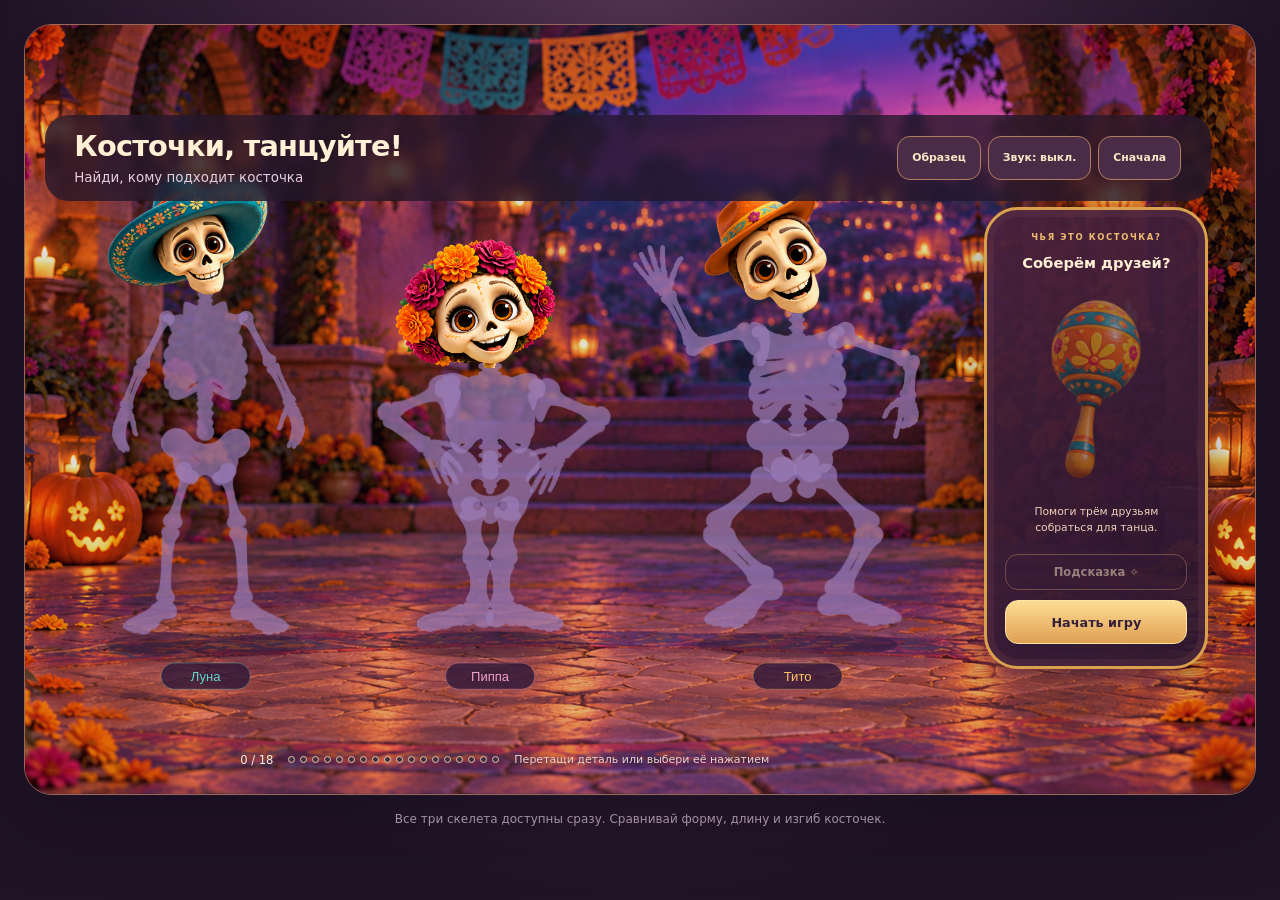
<file: halloween-skeletons 2/index.html>
<!doctype html>
<html lang="ru"><head><meta charset="utf-8"><meta name="viewport" content="width=device-width,initial-scale=1"><meta name="theme-color" content="#2b1835"><title>Косточки, танцуйте!</title><link rel="stylesheet" href="styles.css"></head>
<body><main><section class="game-shell" aria-label="Косточки, танцуйте!">
<header class="scene-header"><div><h1>Косточки, танцуйте!</h1><p id="instruction">Найди, кому подходит косточка</p></div><nav aria-label="Управление игрой"><button id="reference-toggle" title="Показать собранных друзей">Образец</button><button id="sound" aria-pressed="false">Звук: выкл.</button><button id="reset" disabled>Сначала</button></nav></header>
<div class="stage"><svg id="board" xmlns="http://www.w3.org/2000/svg" viewBox="0 0 1600 1000" aria-label="Три скелета: Луна, Пиппа и Тито"></svg></div>
<aside class="tray"><span class="eyebrow">ЧЬЯ ЭТО КОСТОЧКА?</span><h2 id="piece-title">Соберём друзей?</h2><button id="piece" disabled aria-label="Выбрать деталь"><svg id="piece-art" xmlns="http://www.w3.org/2000/svg" viewBox="0 0 240 330" aria-hidden="true"></svg></button><p id="message" role="status" aria-live="polite">Загружаем рисунки…</p><button id="hint" disabled>Подсказка ✧</button><button class="primary" id="start" disabled>Загрузка…</button></aside>
<footer class="scene-footer"><span id="progress">0 / 18</span><div id="dots" aria-hidden="true"></div><span class="footer-tip">Перетащи деталь или выбери её нажатием</span></footer>
</section><p class="outside-note">Все три скелета доступны сразу. Сравнивай форму, длину и изгиб косточек.</p></main>
<dialog id="reference"><button id="reference-close" class="close">Закрыть ×</button><h2>Вот какими станут наши друзья</h2><svg id="reference-art" xmlns="http://www.w3.org/2000/svg" viewBox="0 155 1230 750" role="img" aria-label="Образец собранных скелетов"></svg></dialog>
<div id="ghost" hidden><svg xmlns="http://www.w3.org/2000/svg" id="ghost-art" aria-hidden="true"></svg></div>
<script src="data/game-data.js"></script><script src="art.js"></script><script src="engine.js"></script><script src="game.js"></script>
</body></html>
</file>
<file: halloween-skeletons 2/styles.css>
:root{font-family:ui-rounded,"Arial Rounded MT Bold",system-ui,sans-serif;color:#fff0d6;background:#201326;color-scheme:dark;font-synthesis:none}*{box-sizing:border-box}body{margin:0;min-height:100vh;background:radial-gradient(ellipse at top,#533451,#201326 72%)}main{max-width:1660px;padding:24px;margin:auto}.game-shell{position:relative;border-radius:28px;overflow:hidden;border:1px solid #9b675b;box-shadow:0 25px 70px #100b1966;background:#27162f}.stage{width:100%;aspect-ratio:1.6}#board{display:block;width:100%;height:100%}.scene-header{position:absolute;z-index:2;left:1.6%;right:3.6%;top:11.7%;display:flex;justify-content:space-between;align-items:center;gap:12px;padding:16px 2.4%;border-radius:24px;background:#24172cc9;backdrop-filter:blur(5px)}h1{font-size:clamp(20px,2.25vw,36px);letter-spacing:-.8px;line-height:1.1;margin:0 0 7px}header p{font-size:clamp(10px,1.05vw,17px);color:#e7cdde;margin:0}nav{display:flex;gap:7px;flex-wrap:wrap;justify-content:flex-end}button{font:inherit;font-weight:650;color:#f9e6c5;background:#4b2c47;border:1px solid #b17d61;padding:10px 14px;border-radius:13px;min-height:44px;cursor:pointer;transition:background .15s,box-shadow .15s}button:hover{background:#67405c}button:disabled{opacity:.5;cursor:default}button:focus-visible,[role=button]:focus-visible{outline:3px solid #ffcf79;outline-offset:4px}nav button{font-size:clamp(10px,.85vw,13px)}.tray{position:absolute;right:3.8%;top:23.7%;width:18.2%;height:60.1%;border-radius:34px;background:linear-gradient(140deg,#48213dea,#28152feb);border:3px solid #d9a04d;box-shadow:inset 0 0 0 7px #60344666,0 15px 35px #170d2a55;padding:22px 18px;display:flex;align-items:center;flex-direction:column;text-align:center}.eyebrow{color:#f0bc70;font-size:clamp(8px,.66vw,11px);font-weight:750;letter-spacing:1.6px}.tray h2{font-size:clamp(13px,1.15vw,19px);font-weight:650;line-height:1.2;margin:12px 0}.tray #piece{padding:8px;min-height:0;flex:1;width:100%;background:transparent;border:1px solid transparent;border-radius:24px;touch-action:none;user-select:none;overflow:hidden}.tray #piece:hover:not(:disabled){background:#ffffff08;border-color:#d5a95b55}.tray #piece.selected{box-shadow:0 0 0 2px #edb861;background:#ffffff0a}.tray #piece.dragging svg{opacity:.2}#piece-art{width:100%;height:100%;display:block;pointer-events:none}#message{color:#efd0ba;font-size:clamp(10px,.84vw,14px);line-height:1.45;margin:10px 0;min-height:40px}.tray #hint{background:transparent;font-size:clamp(10px,.9vw,14px);padding:6px 11px;width:100%;min-height:36px}.primary{color:#352039;background:linear-gradient(#ffdc94,#dfa053);border:1px solid #ffe8a5;width:100%;margin-top:10px;font-size:clamp(12px,1vw,16px)}.primary:hover{background:#ffdc94}[hidden]{display:none!important}.scene-footer{position:absolute;bottom:3.5%;left:4%;right:26%;display:flex;align-items:center;justify-content:center;gap:15px;text-shadow:0 2px 5px #251331;font-size:clamp(10px,.9vw,14px)}#dots{display:flex;gap:5px}.dot{height:7px;width:7px;border:1px solid #e9c8a1;border-radius:50%;background:#423047}.dot.done{background:#ffc665;border-color:#ffc665}.footer-tip{font-size:11px;color:#ead5c8}.outside-note{font-size:12px;line-height:1.5;color:#cbb2c7;text-align:center;margin:15px 0 0}.sprite{pointer-events:none}#board .target{cursor:pointer}#board .target:focus-visible .slot-shadow,#board .hinting .slot-shadow{filter:drop-shadow(0 0 6px #ffcc7e);opacity:1}.hinting{animation:hint 1s ease-in-out 3}.installed{pointer-events:none}.head,.name-tag,.ground-shadow{pointer-events:none}.just-placed{animation:pop .25s ease-out}.dancing .actor{transform-origin:170px 620px;animation:bounce .7s ease-in-out infinite alternate}.dancing .arm-left,.dancing .leg-right{animation:swing .7s ease-in-out infinite alternate}.dancing .arm-right,.dancing .leg-left{animation:swing .7s ease-in-out infinite alternate-reverse}.dancing .character:nth-of-type(2) .actor{animation-delay:-.23s}.dancing .character:nth-of-type(3) .actor{animation-delay:-.46s}#ghost{position:fixed;pointer-events:none;z-index:50;filter:drop-shadow(0 8px 7px #180d2355)}#ghost-art{width:100%;height:100%;display:block}dialog{max-width:min(1000px,95vw);width:90vw;max-height:94vh;border:2px solid #d49c58;border-radius:25px;background:#35213beF;color:#ffe8c8;padding:18px;box-shadow:0 30px 80px #09061299}dialog::backdrop{background:#160e20aa;backdrop-filter:blur(5px)}dialog h2{text-align:center;margin:8px 0 0;font-size:20px}.close{float:right;font-size:12px}#reference-art{display:block;width:100%;height:auto;max-height:72vh;clear:both}@keyframes hint{50%{opacity:.58}}@keyframes pop{0%{opacity:.35}100%{opacity:1}}@keyframes swing{from{transform:rotate(-5deg)}to{transform:rotate(5deg)}}@keyframes bounce{from{transform:translateY(0) rotate(-1.4deg)}to{transform:translateY(-7px) rotate(1.4deg)}}@media(prefers-reduced-motion:reduce){*{animation:none!important;transition:none!important}#board .hinting .slot-shadow{filter:drop-shadow(0 0 7px #ffd382)}}@media(max-width:1100px) and (min-width:761px){main{padding:12px}.scene-header{padding:10px 16px;top:9%}.tray{padding:14px 10px;border-radius:23px}.tray h2{margin:7px 0}nav button{padding:7px 9px;min-height:36px}.footer-tip{display:none}#message{min-height:35px;margin:6px 0}.tray #hint{min-height:30px}.primary{padding:8px 5px;min-height:36px}.scene-footer{gap:10px}#dots{gap:3px}.dot{width:5px;height:5px}}
@media(max-width:760px){main{padding:10px}.game-shell{display:flex;flex-direction:column;border-radius:20px}.scene-header{position:relative;inset:auto;order:0;padding:17px;display:block;border-radius:0;background:#302037}h1{font-size:25px}header p{font-size:12px}nav{justify-content:flex-start;margin-top:12px}nav button{font-size:11px;padding:7px 11px;min-height:40px}.stage{order:1;aspect-ratio:1240/745}.tray{order:2;position:relative;inset:auto;width:auto;height:auto;border-width:1px;border-radius:18px;margin:10px 12px;display:grid;grid-template-columns:120px 1fr;gap:5px 14px;padding:14px;text-align:left}.eyebrow{grid-column:2;grid-row:1;font-size:9px}.tray h2{grid-column:2;grid-row:2;font-size:17px;margin:2px 0}.tray #piece{grid-column:1;grid-row:1/5;height:170px}.tray #message{grid-column:2;grid-row:3;min-height:0;font-size:12px;margin:0}.tray #hint{grid-column:2;grid-row:4;min-height:40px;font-size:12px}.tray .primary{grid-column:1/3;font-size:14px;margin-top:6px}.scene-footer{position:relative;inset:auto;order:3;gap:12px;padding:6px 10px 14px;font-size:12px}.footer-tip{display:none}.dot{width:6px;height:6px}#dots{gap:4px}.outside-note{font-size:11px;padding:0 12px}}
</file>
